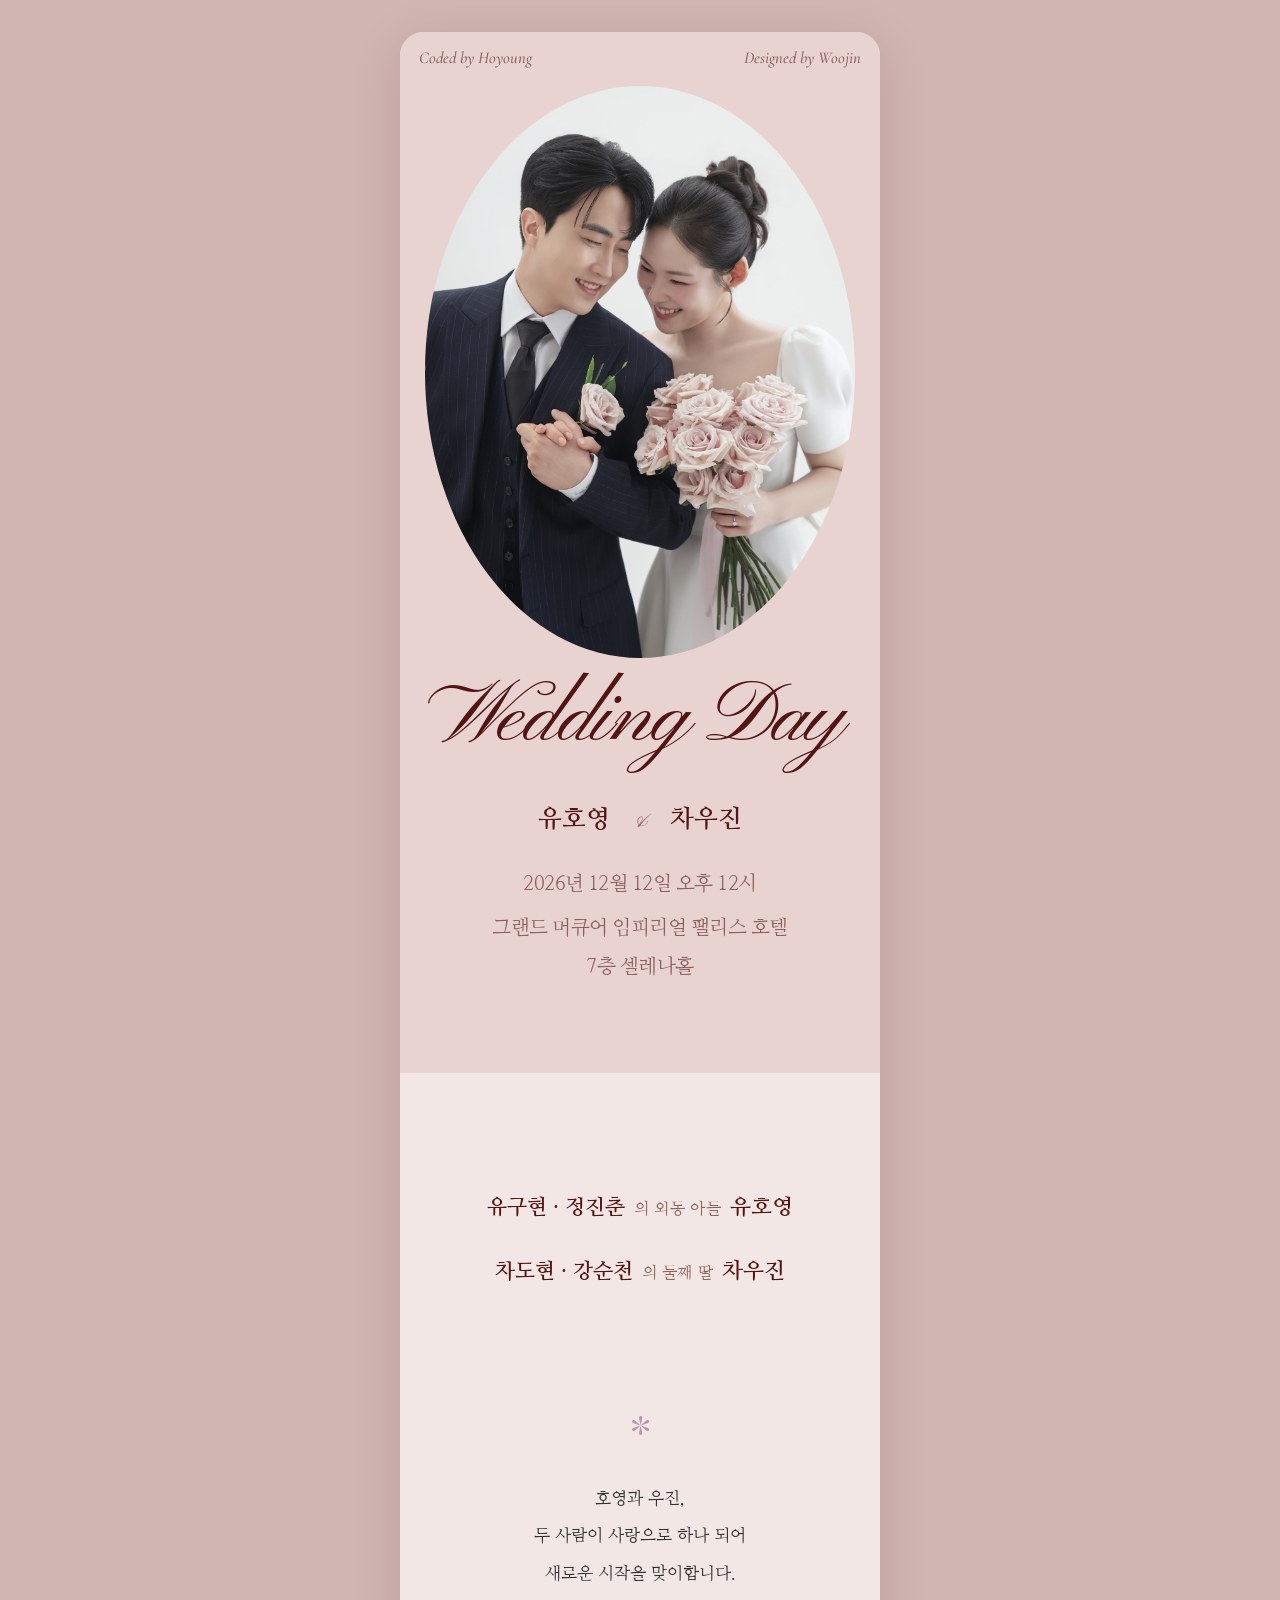
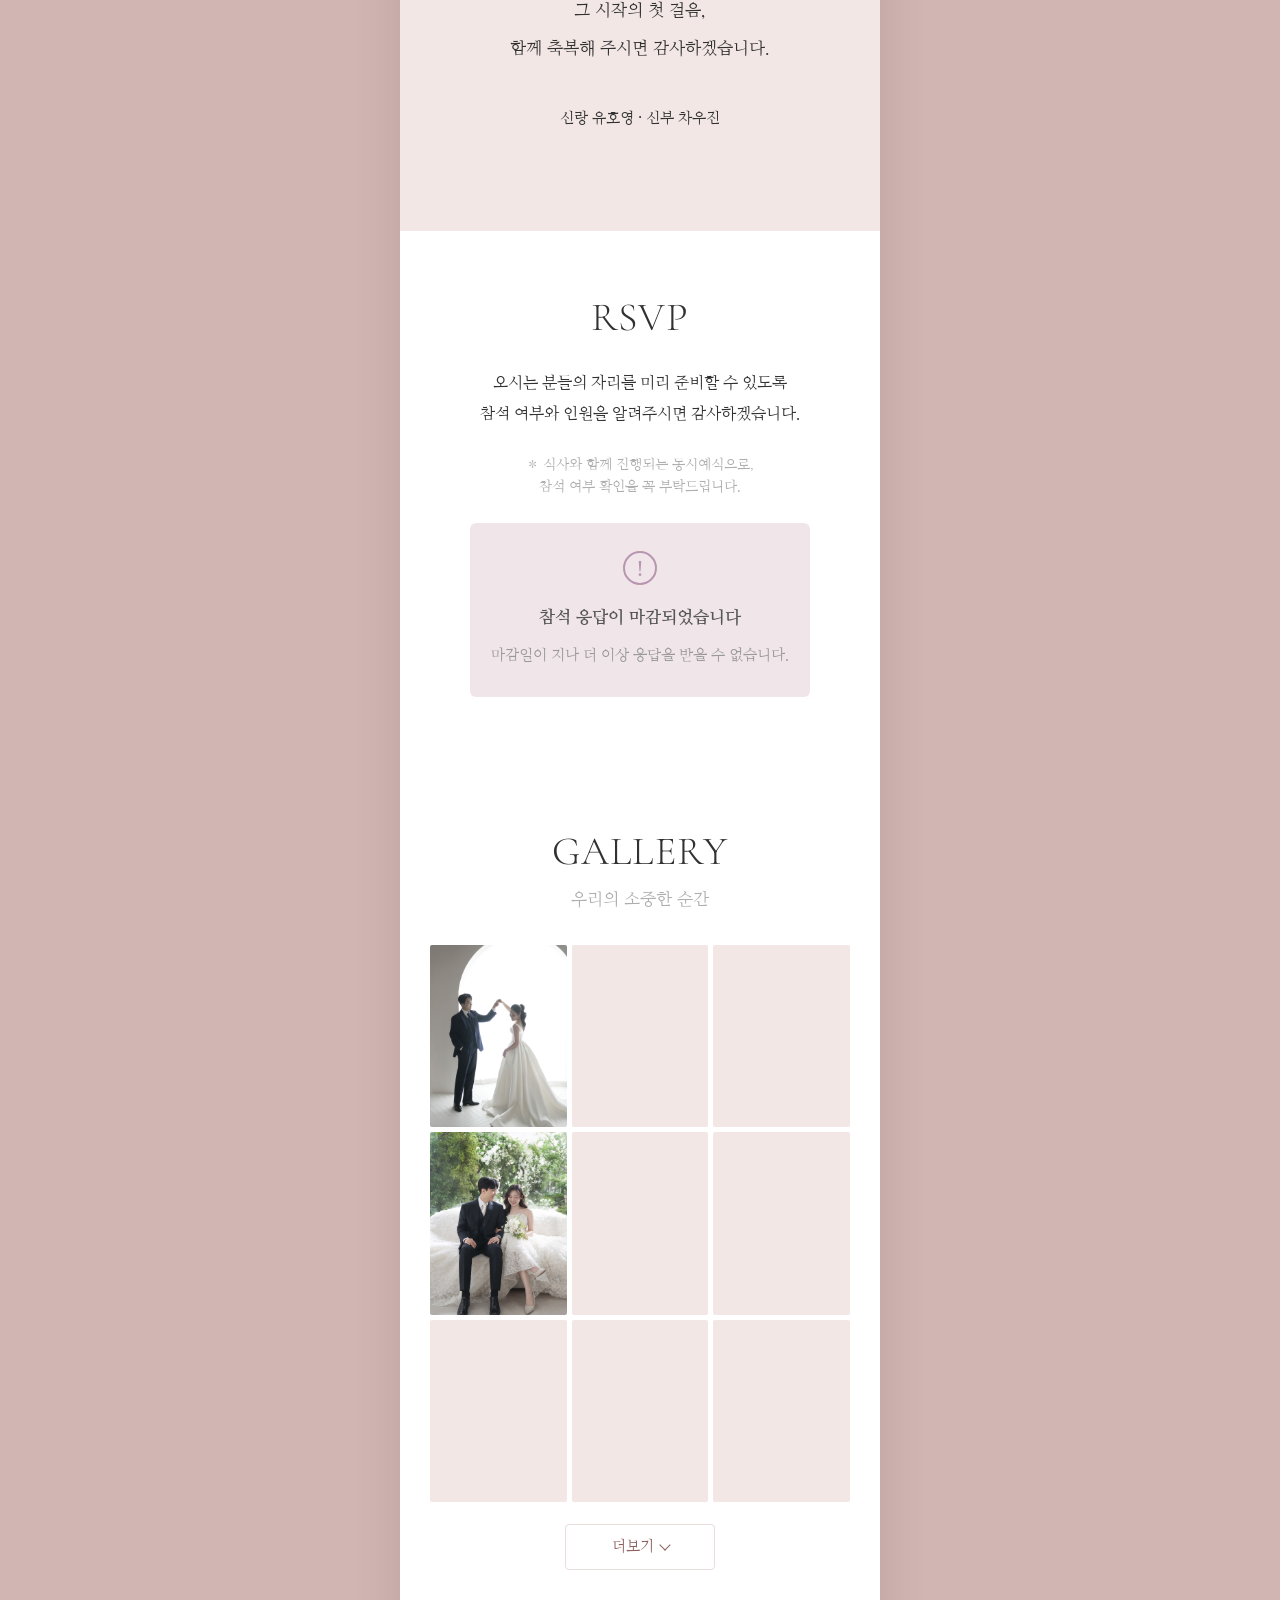
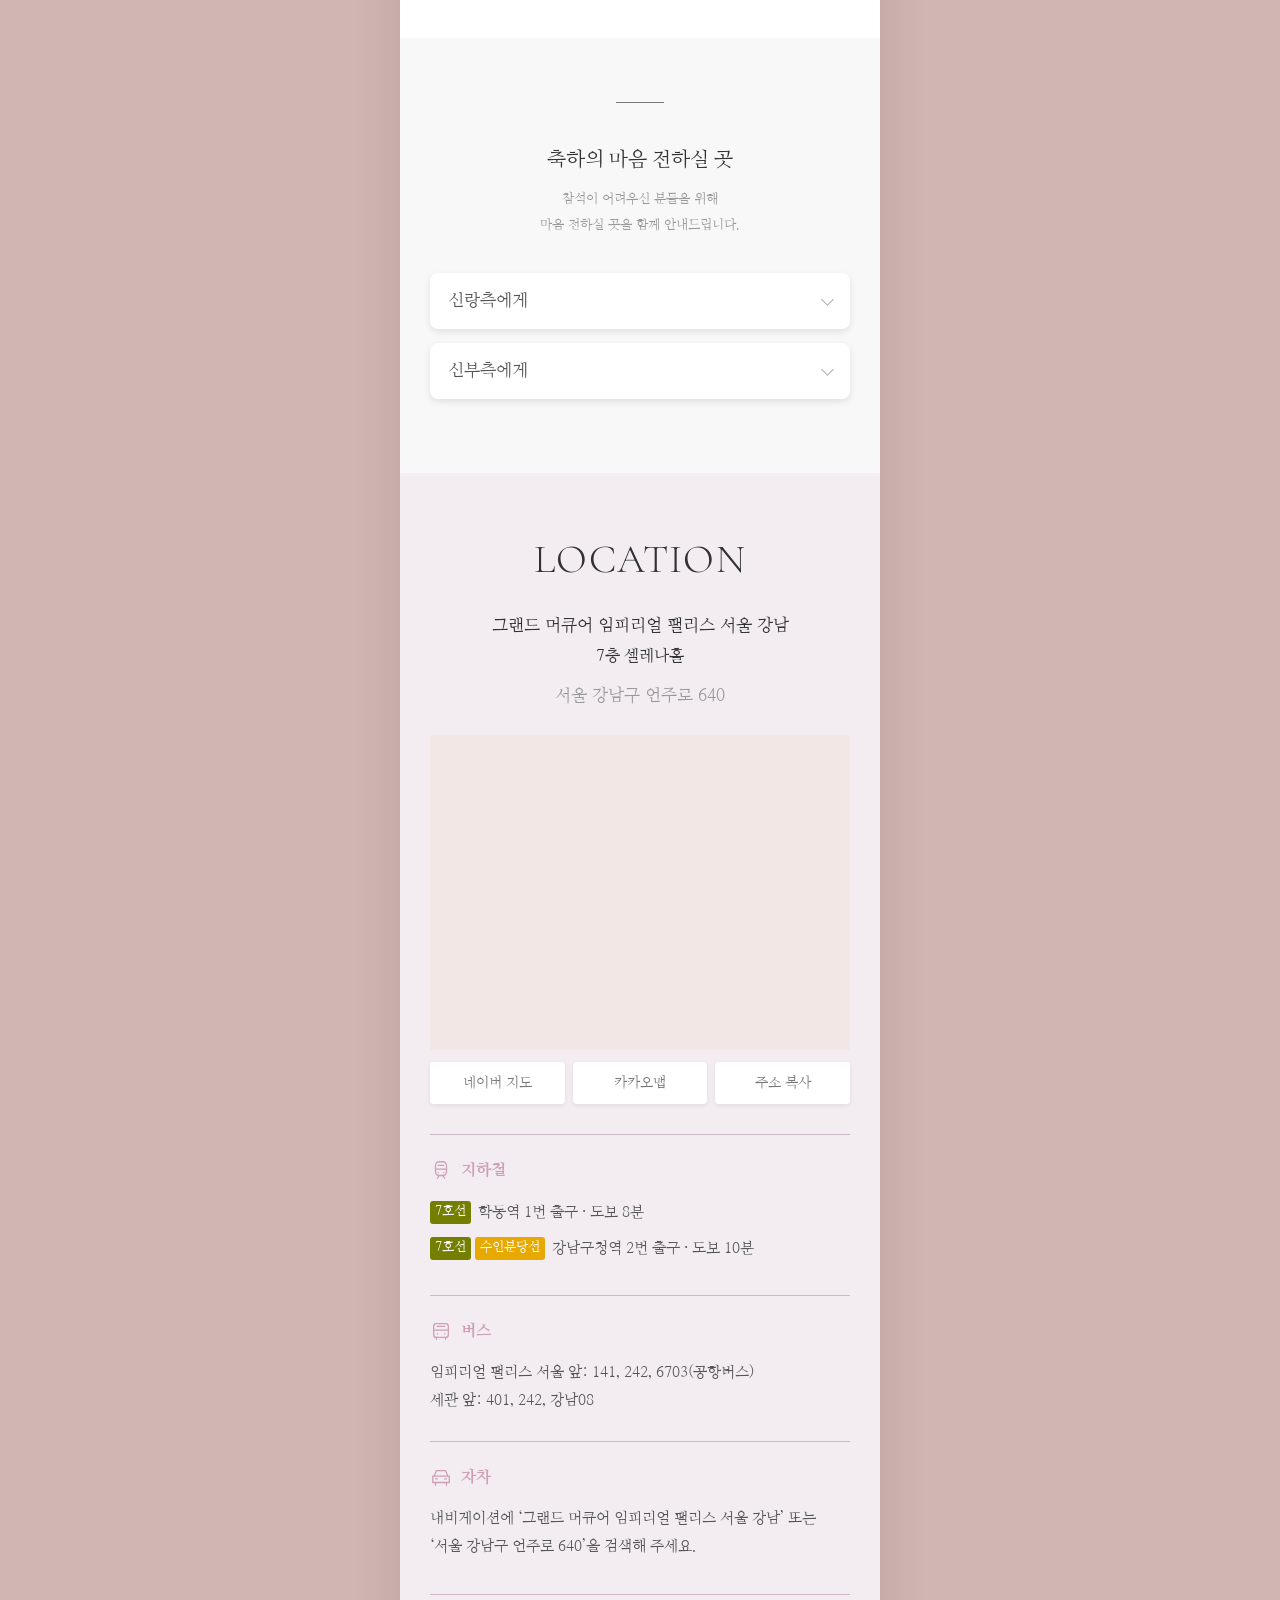
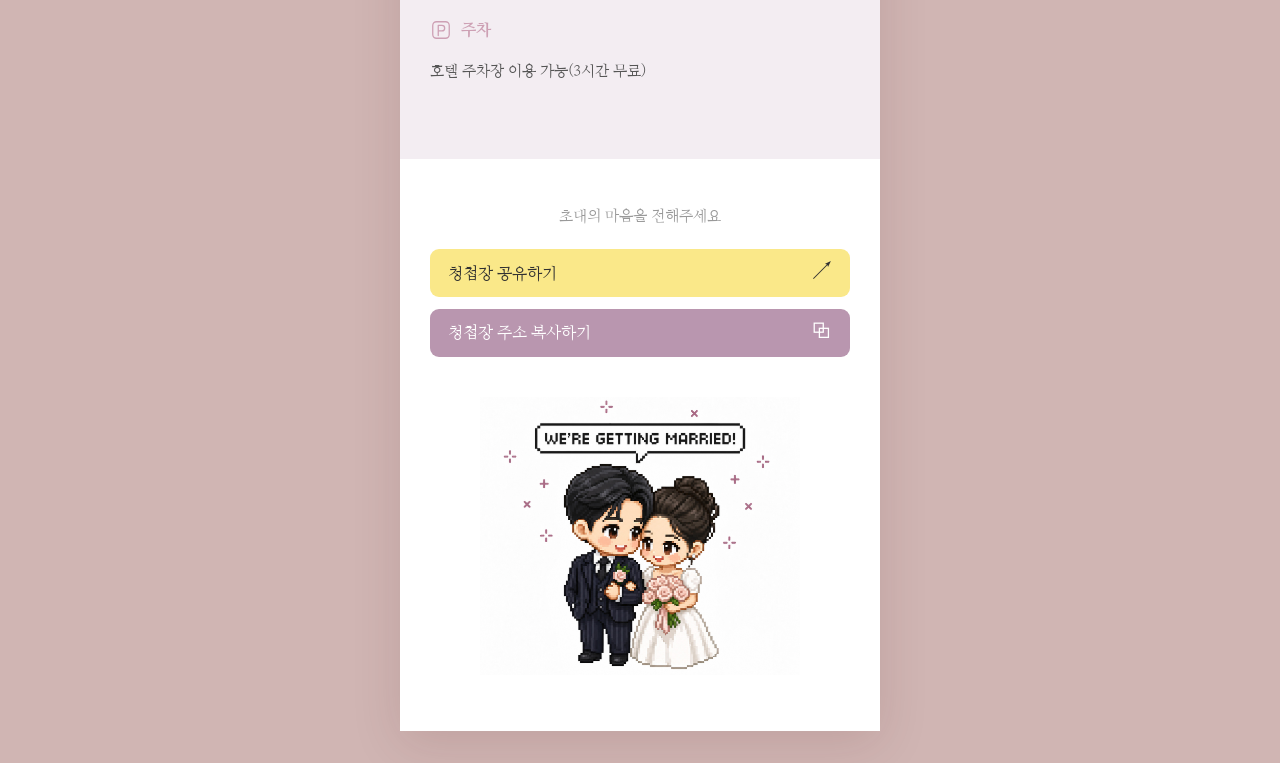
<file: index.html>
<!doctype html><html lang="ko"><head><meta charset="utf-8"><meta name="viewport" content="width=device-width,initial-scale=1"><title>호영과 우진, 결혼합니다</title><meta name="description" content="2026년 12월 12일 토요일 오후 12시">
<link rel="canonical" href="https://hoyoung-woojin.github.io/wedding-invitation/">
<meta property="og:type" content="website"><meta property="og:locale" content="ko_KR"><meta property="og:title" content="유호영 ♥ 차우진 결혼합니다"><meta property="og:description" content="2026년 12월 12일 토요일 오후 12시"><meta property="og:url" content="https://hoyoung-woojin.github.io/wedding-invitation/"><meta property="og:image" content="https://hoyoung-woojin.github.io/wedding-invitation/images/thumbnail_v2.jpg"><meta property="og:image:width" content="1200"><meta property="og:image:height" content="630"><meta property="og:image:alt" content="유호영 ♥ 차우진 결혼합니다"><meta name="twitter:card" content="summary_large_image"><meta name="twitter:title" content="유호영 ♥ 차우진 결혼합니다"><meta name="twitter:description" content="2026년 12월 12일 토요일 오후 12시"><meta name="twitter:image" content="https://hoyoung-woojin.github.io/wedding-invitation/images/thumbnail_v2.jpg">
<style>

@import url('https://fonts.googleapis.com/css2?family=Cormorant:ital,wght@1,500&family=Cormorant+Garamond:wght@300&family=Pinyon+Script&display=swap');

@import url('https://fonts.googleapis.com/css2?family=Nanum+Myeongjo:wght@400;700;800&display=swap');



*{box-sizing:border-box}body{margin:0;background:#d0b5b3;color:#531514;font-family:Georgia,'Noto Serif KR',serif}main{max-width:480px;margin:32px auto;background:#f2e7e5;border-radius:24px 24px 0 0;min-height:90vh;text-align:center;box-shadow:0 12px 50px #53151420}header{padding:70px 24px;background:#e8d3d1;border-radius:inherit}h1{font-size:calc(48px + 2pt);font-weight:400;font-style:italic;margin:12px 0 32px}h2{font-weight:400}p{line-height:1.8}section{padding:38px 24px;background:white}button,input,select,textarea{font:inherit}button{cursor:pointer;min-height:46px;padding:10px 18px;border-radius:9px;border:1px solid #8d615f;background:white;color:#531514}button.primary{background:#8d615f;color:white;border-color:#8d615f}dialog{width:min(440px,calc(100% - 28px));max-height:90dvh;border:0;border-radius:16px;padding:26px;color:#313131;background:#fff;overflow:auto}dialog::backdrop{background:rgba(0,0,0,.5)}dialog h2{text-align:center;margin-top:0;font-size:calc(30px + 2pt)}label{display:block;margin:16px 0 6px;font-size:calc(14px + 2pt)}input,select,textarea{display:block;width:100%;border:1px solid #d9cfcc;border-radius:7px;padding:12px;background:white;color:#313131}fieldset{padding:0;border:0;margin:14px 0}legend{font-size:calc(14px + 2pt);margin-bottom:7px}.options{display:flex;gap:8px}.options label{flex:1;margin:0;display:flex;align-items:center;gap:7px;padding:12px;border:1px solid #d9cfcc;border-radius:7px}.options input{width:auto}small{display:block;line-height:1.6;color:#777}.actions{display:flex;gap:10px;margin-top:22px}.actions button{flex:1}.consent{display:flex;align-items:flex-start;gap:8px;line-height:1.5}.consent input{width:auto;margin-top:4px}#status{line-height:1.6;font-size:calc(14px + 2pt)}button:disabled{opacity:.6;cursor:wait}[hidden]{display:none!important}@media(max-width:500px){main{margin:0;border-radius:0}header{padding-top:54px}}







body{font-family:'Nanum Myeongjo',serif}header h1{font-family:'Pinyon Script',cursive;font-style:normal;color:#521514;font-size:calc(64px + 2pt)}header h2{font-weight:700;font-size:calc(22px + 2pt)}header p{color:#8d615f;font-size:calc(14px + 2pt)}.credits{display:flex;justify-content:space-between;font-family:'Cormorant',serif;font-style:italic;font-size:calc(16px + 2pt);color:#8d615f;margin-bottom:35px}section h2{font-family:'Cormorant Garamond',serif;font-size:calc(38px + 2pt);font-weight:300;color:#313131}section p{font-size:calc(14px + 2pt);color:#313131}section small{color:#aeaeae}dialog{background:#f8f8f8;border-radius:5px;padding:30px 22px 22px;width:min(400px,calc(100% - 32px));max-height:88dvh}dialog h2{font-size:calc(19px + 2pt);margin:2px 0 14px}dialog>.intro{text-align:center;color:#b996af;font-size:calc(12px + 2pt);margin-bottom:24px}label,legend{color:#777;font-size:calc(12px + 2pt)}input,textarea{border:1px solid #eee;border-radius:5px;box-shadow:0 2px 5px #00000012;font-size:calc(14px + 2pt)}.options label{position:relative;justify-content:center;background:white;border-color:#eee;box-shadow:0 2px 5px #00000018;color:#999;font-size:calc(13px + 2pt)}.options label:has(input:checked){background:#b996af;border-color:#b996af;color:white}.options input{position:absolute;width:1px;height:1px;opacity:0}.options label:focus-within{outline:2px solid #8d615f;outline-offset:2px}button.primary{background:#b996af;border-color:#b996af}button{border-radius:5px}button:focus-visible{outline:2px solid #531514;outline-offset:3px}.counter{display:flex;align-items:center;justify-content:space-between;background:white;padding:10px 12px;border:1px solid #eee;border-radius:5px}.counter span{font-size:calc(13px + 2pt)}.counter-controls{display:flex;align-items:center;gap:15px}.counter button{padding:0;width:44px;min-height:44px;font-size:calc(22px + 2pt);color:#8d615f;border-color:#d0b5b3}.counter output{min-width:25px;text-align:center;font-size:calc(17px + 2pt)}.counter button:disabled{opacity:.35;cursor:default}#total{font-size:calc(12px + 2pt);color:#8d615f;margin:8px 0 14px}.privacy{margin-top:14px;font-size:calc(10px + 2pt)}.consent{font-size:calc(11px + 2pt)}.actions{margin-top:16px}.actions button{font-size:calc(13px + 2pt)}.actions #close{flex:0 0 80px;border-color:#ddd;color:#777}#status:empty{display:none}@media(max-width:500px){dialog{padding:26px 18px 18px}header h1{font-size:calc(58px + 2pt)}}



#welcome{width:min(360px,calc(100% - 40px));padding:38px 22px 16px;text-align:center;background:#fafafa;box-shadow:0 10px 35px #00000020}#welcome h2{color:#b996af;font-size:calc(21px + 2pt);margin:4px 0 16px}.welcome-note{color:#999;font-size:calc(13px + 2pt);line-height:1.8;margin:0 0 26px}.wedding-card{background:#e7dce8;padding:20px 18px 24px;border-radius:5px;color:#827b82;font-size:calc(14px + 2pt);line-height:1.9}.wedding-card .couple{font-size:calc(14px + 2pt);color:#555;margin:2px 0 18px}.couple span{padding:0 8px}.wedding-card hr{border:0;border-top:1px solid #d9ccdc;margin:0 0 18px}.wedding-card p{margin:16px 0}.wedding-card .primary{display:block;width:100%;margin-top:22px;font-size:calc(14px + 2pt)}#welcome-close{border:0;background:transparent;color:#999;margin:14px auto 0;min-width:90px;font-size:calc(14px + 2pt)}



.consent{display:grid;grid-template-columns:16px minmax(0,1fr);align-items:center;column-gap:8px;line-height:1.6;min-height:28px}.consent input[type="checkbox"]{display:block;width:16px;height:16px;min-width:16px;margin:0;padding:0;box-shadow:none;border-radius:0;accent-color:#b996af}.consent span{display:block;margin:0;padding:0}



/* iPhone: keep editable controls at 16px to avoid focus zoom. */

#form input:not([type="checkbox"]):not([type="radio"]):not([type="hidden"]),#form textarea,#form select{font-size:calc(16px + 2pt)}

.privacy{display:block;width:100%;margin:18px 0 0;padding:0;font-size:calc(10px - 1pt + 2pt);color:#aaa;line-height:1.8;text-align:justify;overflow-wrap:anywhere}

@keyframes popup-fade-in{from{opacity:0;transform:translateY(8px)}to{opacity:1;transform:translateY(0)}}

@keyframes backdrop-fade-in{from{background-color:rgba(0,0,0,0)}to{background-color:rgba(0,0,0,.5)}}

dialog[open]{animation:popup-fade-in .4s ease-out both}dialog[open]::backdrop{animation:backdrop-fade-in .4s ease-out both}

@media(prefers-reduced-motion:reduce){dialog[open],dialog[open]::backdrop{animation:none}}



#phone::placeholder{font-size:calc(13px + 2pt);opacity:1;color:#999}

.privacy{padding:0 5px;letter-spacing:-.3px;word-break:keep-all;overflow-wrap:normal;text-align:justify}


/* 본문 1차: RSVP 모달 스타일은 기존 최종본 유지 */
.cover{padding:22px 26px 56px;background:#e8d3d1}.cover .credits{font-size:calc(17px + 2pt);margin:0 0 22px;gap:12px}.cover-photo{width:100%;max-width:320px;aspect-ratio:3/4;margin:0 auto;overflow:hidden;border-radius:50%;background:#f3e9e7;position:relative}.cover-photo img{display:block;width:100%;height:100%;object-fit:cover;object-position:center}.photo-placeholder{height:100%;display:flex;flex-direction:column;align-items:center;justify-content:center;gap:18px;color:#b18f8c;font-size:calc(12px + 2pt);letter-spacing:.03em;background:radial-gradient(ellipse at 40% 30%,#fff8f4,#eddbd7)}.photo-initials{font-family:'Cormorant',serif;font-style:italic;font-size:calc(52px + 2pt);font-weight:500;letter-spacing:0}.cover h1{position:relative;font-family:'Pinyon Script',cursive;font-size:calc(clamp(48px,13vw,66px) + 2pt);font-weight:400;line-height:1.15;margin:-12px 0 24px;color:#521514}.cover h2{font-size:calc(19px + 2pt);font-weight:700;margin:0 0 18px}.name-divider{font-family:'Cormorant',serif;font-style:italic;font-weight:500;font-size:calc(18px + 2pt);margin:0 9px}.cover p{font-size:calc(12px + 2pt);line-height:1.9;color:#8d615f}.cover-date{margin:0 0 7px}.cover-venue{margin:0}.family{background:#f2e7e5;padding:46px 16px 24px}.family p{display:flex;align-items:baseline;justify-content:center;gap:6px;flex-wrap:wrap;font-size:calc(12px + 2pt);line-height:1.9;color:#531514;margin:9px 0}.family .relationship{font-size:calc(10px + 2pt);color:#8d615f}.family strong{font-size:calc(13px + 2pt);font-weight:700}.invitation{background:#f2e7e5;padding:32px 18px 60px}.invitation-star{display:block;color:#b996af;font-size:calc(29px + 2pt);margin-bottom:23px}.invitation p{font-size:calc(14px + 2pt);line-height:2.1;color:#313131;margin:0}.invitation .signature{font-size:calc(12px + 2pt);margin-top:25px}.rsvp-section{padding:48px 20px 52px}.rsvp-section h2{margin:0 0 22px}.rsvp-section p{font-size:calc(13px + 2pt);line-height:1.9}.rsvp-section small{font-size:calc(11px + 2pt)}.rsvp-section button{width:min(100%,300px);margin-top:12px;font-size:calc(13px + 2pt)}
@media(max-width:500px){.cover{padding:20px 24px 48px}.cover .credits{font-size:calc(15px + 2pt)}.cover-photo{max-width:300px}.cover h1{font-size:calc(clamp(44px,13vw,62px) + 2pt)}.cover h2{font-size:calc(18px + 2pt)}}

.gallery-section{background:#fff;padding:48px 20px 52px}.gallery-section h2{margin:0 0 12px}.gallery-caption{font-size:calc(11px!important + 2pt);color:#aeaeae!important;margin:0 0 25px}.gallery-grid{display:grid;grid-template-columns:repeat(3,minmax(0,1fr));gap:6px}.gallery-thumb{border:0;border-radius:2px;padding:0;min-height:0;aspect-ratio:3/4;overflow:hidden;display:block;width:100%;background:#f2e7e5}.gallery-thumb img{display:block;width:100%;height:100%;object-fit:cover}.gallery-placeholder{width:100%;height:100%;display:flex;flex-direction:column;align-items:center;justify-content:center;gap:9px;background:linear-gradient(145deg,#f6edeb,#e8d3d1);color:#9f7f7c;font-size:calc(9px + 2pt)}.gallery-placeholder span{font-family:'Cormorant Garamond',serif;font-size:calc(27px + 2pt);font-weight:300}.gallery-thumb:nth-child(3n+2) .gallery-placeholder{background:linear-gradient(145deg,#eee7ed,#e1d2df)}#gallery-more{display:block;border:1px solid #e9dedc;border-radius:4px;margin:22px auto 0;padding:10px 22px;color:#8d615f;font-size:calc(12px + 2pt);width:150px}.gallery-reveal{animation:gallery-reveal .4s ease both}@keyframes gallery-reveal{from{opacity:0;transform:translateY(8px)}to{opacity:1;transform:translateY(0)}}#photo-modal{width:100vw;max-width:none;height:100dvh;max-height:none;margin:0;border-radius:0;padding:0;background:#171417;color:#fff;overflow:hidden}#photo-modal::backdrop{background:#171417}.photo-toolbar{position:absolute;top:0;left:0;right:0;z-index:2;display:flex;align-items:center;justify-content:space-between;padding:calc(10px + env(safe-area-inset-top)) 18px 10px;background:linear-gradient(#0008,transparent);font-size:calc(13px + 2pt)}.photo-toolbar button,.photo-navigation button{border:0;background:#ffffff15;color:white;min-height:44px;border-radius:4px}.photo-toolbar button{font-size:calc(13px + 2pt)}#photo-stage{width:100%;height:100%;display:flex;align-items:center;justify-content:center;padding:75px 18px 85px;touch-action:pan-y;user-select:none}#photo-stage img{display:block;max-width:100%;max-height:100%;object-fit:contain}#photo-stage .gallery-placeholder{width:min(100%,440px);height:auto;aspect-ratio:3/4;max-height:100%;border-radius:3px;font-size:calc(13px + 2pt)}#photo-stage .gallery-placeholder span{font-size:calc(60px + 2pt)}.photo-navigation{position:absolute;bottom:calc(20px + env(safe-area-inset-bottom));left:0;right:0;display:flex;justify-content:center;gap:26px}.photo-navigation button{width:54px;font-size:calc(30px + 2pt);padding:0}
@media(prefers-reduced-motion:reduce){.gallery-reveal{animation:none}}

.account-section{padding:48px 24px 50px;background:#f2e7e5;color:#531514}.account-section #account-heading{font-family:'Nanum Myeongjo',serif;font-size:calc(20px + 2pt);color:#531514;font-weight:400;margin:0 0 18px}.account-intro{font-size:calc(12px!important + 2pt);color:#8d615f!important;margin:0 0 28px}.account-group{border:1px solid #dfcecb;border-radius:5px;background:#fbf7f6;margin:10px 0;text-align:left;overflow:hidden}.account-group summary{display:flex;align-items:center;justify-content:space-between;cursor:pointer;list-style:none;padding:16px 18px;min-height:50px;font-size:calc(13px + 2pt);color:#531514}.account-group summary::-webkit-details-marker{display:none}.account-group summary::after{content:'+';font-size:calc(19px + 2pt);color:#8d615f}.account-group[open] summary::after{content:'−'}.account-group summary:focus-visible{outline:2px solid #8d615f;outline-offset:-3px}.account-list{padding:0 16px}.account-row{display:grid;grid-template-columns:minmax(0,1fr) auto;gap:12px;align-items:center;padding:15px 0;border-top:1px solid #eadeda}.account-person{display:block;color:#531514;font-size:calc(12px + 2pt);margin-bottom:7px}.account-number{display:block;color:#8d615f;font-size:calc(12px + 2pt);line-height:1.6;overflow-wrap:anywhere}.account-copy{padding:7px 12px;min-height:44px;border:1px solid #d8c4c1;color:#8d615f;background:transparent;font-size:calc(11px + 2pt)}.account-pending{font-size:calc(11px + 2pt);color:#aaa}.account-status{font-size:calc(12px!important + 2pt);color:#8d615f!important;line-height:1.7;margin:14px 0 0}.account-status:empty{display:none}#account-manual{text-align:left;margin-top:12px}#account-manual label{font-size:calc(11px + 2pt);color:#8d615f}#account-copy-text{font-size:calc(16px + 2pt);user-select:text}

.location-section{background:#fff;padding:48px 24px 52px}.location-section h2{margin:0 0 24px}.location-venue{font-size:calc(14px!important + 2pt);line-height:1.9;color:#313131!important;margin:0 0 10px}.location-venue span{font-size:calc(13px + 2pt)}.location-address{font-size:calc(12px!important + 2pt);color:#999!important;margin:0 0 24px}.location-map{width:100%;aspect-ratio:4/3;background:#f2e7e5;border-radius:4px;overflow:hidden}.location-map iframe{border:0;width:100%;height:100%;display:block}.map-buttons{display:grid;grid-template-columns:repeat(3,minmax(0,1fr));gap:6px;margin-top:12px}.map-buttons a,.map-buttons button{display:flex;align-items:center;justify-content:center;min-height:44px;padding:8px 3px;border:1px solid #e5d8d5;border-radius:4px;background:#fff;color:#8d615f;text-decoration:none;font-family:inherit;font-size:calc(11px + 2pt)}.map-buttons a:focus-visible,.hotel-phone:focus-visible{outline:2px solid #8d615f;outline-offset:3px}#location-status{font-size:calc(11px!important + 2pt);color:#8d615f!important;margin:12px 0 0}#location-status:empty{display:none}#address-manual{text-align:left;margin-top:10px}#address-copy-text{font-size:calc(16px + 2pt);user-select:text}.transport-info{text-align:left;margin-top:24px}.transport-block{padding:21px 0;border-bottom:1px solid #eee5e3}.transport-block h3{font-size:calc(13px + 2pt);font-weight:700;color:#531514;margin:0 0 11px}.transport-block p{font-size:calc(12px + 2pt);line-height:1.9;color:#777;margin:7px 0;word-break:keep-all}.line-badge{display:inline-block;border-radius:3px;padding:0 5px;margin:0 2px 3px 0;color:white;font-size:calc(10px + 2pt);line-height:1.8}.line-seven{background:#747f00}.line-bundang{background:#e7a900}.hotel-phone{display:inline-block;margin-top:22px;font-size:calc(11px + 2pt);text-decoration:none;color:#999;min-height:44px;padding:12px}

.share-section{background:#f2e7e5;padding:36px 24px 50px}.share-section #share-heading{font-family:'Nanum Myeongjo',serif;color:#8d615f;font-size:calc(14px + 2pt);font-weight:400;margin:0 0 23px}.share-buttons{display:grid;gap:10px;max-width:300px;margin:auto}.share-buttons button{font-size:calc(13px + 2pt);min-height:46px}.share-buttons #copy-invitation{color:#8d615f;border-color:#d8c4c1;background:transparent}#share-status{font-size:calc(11px!important + 2pt);color:#8d615f!important;line-height:1.7;margin:16px 0 0}#share-status:empty{display:none}#share-manual{text-align:left;margin-top:12px}#share-copy-text{font-size:calc(16px + 2pt);user-select:text}
</style><link rel="stylesheet" href="design.css"></head><body><main>
<header class="cover" aria-label="결혼식 안내">
  <div class="credits"><span>Coded by Hoyoung</span><span>Designed by Woojin</span></div>
  <div class="cover-photo" id="cover-photo">
    <img class="cover-portrait" src="images/cover-photo.jpg" alt="꽃다발을 들고 함께 웃는 호영과 우진" fetchpriority="high">
  </div>
  <h1>Wedding Day</h1>
  <h2>유호영 <span class="name-divider">&amp;</span> 차우진</h2>
  <p class="cover-date">2026년 12월 12일 오후 12시</p>
  <p class="cover-venue">그랜드 머큐어 임피리얼 팰리스 호텔<br>7층 셀레나홀</p>
</header>
<section class="family" aria-label="양가 혼주 정보">
  <p><span class="parents"><b style="font-weight:700">유구현</b> · <b style="font-weight:700">정진춘</b></span><span class="relationship">의 외동 아들</span><strong>유호영</strong></p>
  <p><span class="parents"><b style="font-weight:700">차도현</b> · <b style="font-weight:700">강순천</b></span><span class="relationship">의 둘째 딸</span><strong>차우진</strong></p>
</section>
<section class="invitation" aria-label="모시는 글">
  <span class="invitation-star" aria-hidden="true">✽</span>
  <p>호영과 우진,<br>두 사람이 사랑으로 하나 되어<br>새로운 시작을 맞이합니다.<br>그 시작의 첫 걸음,<br>함께 축복해 주시면 감사하겠습니다.</p>
  <p class="signature">신랑 유호영 · 신부 차우진</p>
</section>
<section class="rsvp-section" aria-labelledby="rsvp-heading"><h2 id="rsvp-heading">RSVP</h2><p>오시는 분들의 자리를 미리 준비할 수 있도록<br>참석 여부와 인원을 알려주시면 감사하겠습니다.</p><small>✽ 식사와 함께 진행되는 동시예식으로,<br>참석 여부 확인을 꼭 부탁드립니다.</small><p><button class="primary" id="open">참석 여부 전달하기</button></p></section>
<section class="gallery-section" aria-labelledby="gallery-heading"><h2 id="gallery-heading">Gallery</h2><p class="gallery-caption">우리의 소중한 순간</p><div class="gallery-grid" id="gallery-grid"></div><button type="button" id="gallery-more" aria-expanded="false" aria-controls="gallery-grid">더보기 <span class="gallery-chevron" aria-hidden="true"></span></button></section>
<section class="account-section" aria-labelledby="account-heading"><h2 id="account-heading">축하의 마음 전하실 곳</h2><p class="account-intro">참석이 어려우신 분들을 위해<br>마음 전하실 곳을 함께 안내드립니다.</p><div id="account-groups"></div><p id="account-status" class="account-status" role="status" aria-live="polite"></p><div id="account-manual" hidden><label for="account-copy-text">아래 계좌번호를 길게 눌러 복사해 주세요.</label><input id="account-copy-text" type="text" readonly aria-label="직접 복사할 계좌번호"></div></section>
<section class="location-section" aria-labelledby="location-heading"><h2 id="location-heading">Location</h2><p class="location-venue">그랜드 머큐어 임피리얼 팰리스 서울 강남<br><span>7층 셀레나홀</span></p><p class="location-address">서울 강남구 언주로 640</p><div class="location-map"><iframe title="예식장 위치 지도" src="https://maps.google.com/maps?q=%EA%B7%B8%EB%9E%9C%EB%93%9C%20%EB%A8%B8%ED%81%90%EC%96%B4%20%EC%9E%84%ED%94%BC%EB%A6%AC%EC%96%BC%20%ED%8C%B0%EB%A6%AC%EC%8A%A4%20%EC%84%9C%EC%9A%B8%20%EA%B0%95%EB%82%A8%20%EC%84%9C%EC%9A%B8%20%EA%B0%95%EB%82%A8%EA%B5%AC%20%EC%96%B8%EC%A3%BC%EB%A1%9C%20640&amp;output=embed&amp;hl=ko" loading="lazy" referrerpolicy="no-referrer-when-downgrade" allowfullscreen></iframe></div><div class="map-buttons"><a href="https://map.naver.com/p/search/%EA%B7%B8%EB%9E%9C%EB%93%9C%20%EB%A8%B8%ED%81%90%EC%96%B4%20%EC%9E%84%ED%94%BC%EB%A6%AC%EC%96%BC%20%ED%8C%B0%EB%A6%AC%EC%8A%A4%20%EC%84%9C%EC%9A%B8%20%EA%B0%95%EB%82%A8%20%EC%84%9C%EC%9A%B8%20%EA%B0%95%EB%82%A8%EA%B5%AC%20%EC%96%B8%EC%A3%BC%EB%A1%9C%20640" target="_blank" rel="noopener noreferrer">네이버 지도</a><a href="https://map.kakao.com/?q=%EA%B7%B8%EB%9E%9C%EB%93%9C%20%EB%A8%B8%ED%81%90%EC%96%B4%20%EC%9E%84%ED%94%BC%EB%A6%AC%EC%96%BC%20%ED%8C%B0%EB%A6%AC%EC%8A%A4%20%EC%84%9C%EC%9A%B8%20%EA%B0%95%EB%82%A8%20%EC%84%9C%EC%9A%B8%20%EA%B0%95%EB%82%A8%EA%B5%AC%20%EC%96%B8%EC%A3%BC%EB%A1%9C%20640" target="_blank" rel="noopener noreferrer">카카오맵</a><button type="button" id="copy-address">주소 복사</button></div><p id="location-status" role="status" aria-live="polite"></p><div id="address-manual" hidden><label for="address-copy-text">아래 주소를 길게 눌러 복사해 주세요.</label><input id="address-copy-text" readonly value="서울 강남구 언주로 640" aria-label="직접 복사할 예식장 주소"></div><div class="transport-info"><div class="transport-block"><h3><svg class="transport-icon" viewBox="0 0 24 24" fill="none" stroke="currentColor" stroke-width="1.4" stroke-linecap="round" stroke-linejoin="round" aria-hidden="true"><rect x="6" y="3" width="12" height="15" rx="4"/><path d="M6 11h12M9 7h6M8 21l2-3m6 3-2-3"/><path d="M9 15h.01M15 15h.01"/></svg><span>지하철</span></h3><p class="subway-row"><span class="subway-lines"><span class="line-badge line-seven">7호선</span></span><span class="subway-description">학동역 1번 출구 · 도보 8분</span></p><p class="subway-row"><span class="subway-lines"><span class="line-badge line-seven">7호선</span><span class="line-badge line-bundang">수인분당선</span></span><span class="subway-description">강남구청역 2번 출구 · 도보 10분</span></p></div><div class="transport-block"><h3><svg class="transport-icon" viewBox="0 0 24 24" fill="none" stroke="currentColor" stroke-width="1.4" stroke-linecap="round" stroke-linejoin="round" aria-hidden="true"><rect x="4" y="4" width="16" height="15" rx="3"/><path d="M4 11h16M8 7h8M7 19v2m10-2v2M8 15h.01M16 15h.01"/></svg><span>버스</span></h3><p>임피리얼 팰리스 서울 앞: 141, 242, 6703(공항버스)</p><p>세관 앞: 401, 242, 강남08</p></div><div class="transport-block"><h3><svg class="transport-icon" viewBox="0 0 24 24" fill="none" stroke="currentColor" stroke-width="1.4" stroke-linecap="round" stroke-linejoin="round" aria-hidden="true"><path d="m5 10 2-5h10l2 5M3 11h18v7H3zM6 18v3m12-3v3M6 14h2m8 0h2"/></svg><span>자차</span></h3><p>내비게이션에 ‘그랜드 머큐어 임피리얼 팰리스 서울 강남’ 또는 ‘서울 강남구 언주로 640’을 검색해 주세요.</p></div><div class="transport-block"><h3><svg class="transport-icon" viewBox="0 0 24 24" fill="none" stroke="currentColor" stroke-width="1.4" stroke-linecap="round" stroke-linejoin="round" aria-hidden="true"><rect x="3" y="3" width="18" height="18" rx="4"/><path d="M9 18V7h4a3 3 0 0 1 0 6H9"/></svg><span>주차</span></h3><p>호텔 주차장 이용 가능(3시간 무료)</p></div></div></section><section class="share-section" aria-labelledby="share-heading"><h2 id="share-heading">초대의 마음을 전해주세요</h2><div class="share-buttons"><button type="button" class="primary" id="share-invitation"><span class="share-button-label">청첩장 공유하기</span></button><button type="button" id="copy-invitation"><span class="share-button-label">청첩장 주소 복사하기</span></button></div><p id="share-status" role="status" aria-live="polite"></p><div id="share-manual" hidden><label for="share-copy-text">아래 주소를 길게 눌러 복사해 주세요.</label><input id="share-copy-text" type="text" readonly aria-label="청첩장 주소"></div></section><section class="ending-section" aria-label="결혼 소식"><img src="images/wedding-ending.jpg" alt="WE’RE GETTING MARRIED! 꽃다발을 든 신랑 신부의 픽셀 그림" loading="lazy" draggable="false" width="1254" height="1254"></section></main>

<dialog id="photo-modal" aria-label="갤러리 사진 확대"><div class="photo-toolbar"><span id="photo-position" aria-live="polite"></span><button type="button" id="photo-close" aria-label="사진 확대 닫기">닫기</button></div><div id="photo-stage"></div><div class="photo-navigation"><button type="button" id="photo-prev" aria-label="이전 사진">‹</button><button type="button" id="photo-next" aria-label="다음 사진">›</button></div></dialog>
<dialog id="welcome" aria-labelledby="welcome-title"><h2 id="welcome-title">참석 의사 체크</h2><p class="welcome-note">* 식사와 함께 진행되는 동시예식으로,<br>참석 여부 확인을 꼭 부탁드립니다.</p><div class="wedding-card"><p class="couple">신랑 유호영 <span aria-hidden="true">♥</span> 신부 차우진</p><hr><p>2026년 12월 12일<br>토요일 오후 12시</p><p>그랜드 머큐어 임피리얼 팰리스 호텔<br>7층 셀레나홀</p><button type="button" class="primary" id="welcome-next">참석 의사 체크하기</button></div><button type="button" id="welcome-close">닫기</button></dialog>

<dialog id="modal" aria-labelledby="title"><h2 id="title">참석 의사 체크하기</h2><small class="intro">한 분 한 분을 소중히 모실 수 있도록<br>참석 여부와 인원을 알려주시면 감사하겠습니다.</small><form id="form">

<fieldset><legend>어느 분의 하객이신가요? *</legend><div class="options"><label><input type="radio" name="side" value="신랑측" required>신랑</label><label><input type="radio" name="side" value="신부측" required>신부</label></div></fieldset>

<fieldset><legend>참석하실 수 있나요? *</legend><div class="options"><label><input type="radio" name="attendance" value="참석" required>참석할게요</label><label><input type="radio" name="attendance" value="불참" required>참석이 어려워요</label></div></fieldset>

<label for="name">성함 *</label><input id="name" name="name" required maxlength="40" autocomplete="name">

<div id="companions" hidden><label id="count-label">참석 인원을 알려주세요.</label><div class="counter" role="group" aria-labelledby="count-label"><span>참석 인원 (본인 포함)</span><div class="counter-controls"><button type="button" id="minus" aria-label="참석 인원 한 명 줄이기">−</button><output id="count-display" aria-live="polite">1</output><button type="button" id="plus" aria-label="참석 인원 한 명 늘리기">+</button></div></div><input id="count" name="companion_count" type="hidden" value="0"></div><p id="total" aria-live="polite">참석 여부를 선택해 주세요.</p>

<label for="phone">동명이인 구분을 위해 휴대폰 번호 뒤 4자리를 알려주세요. *</label><input id="phone" name="phone_last4" required inputmode="numeric" pattern="[0-9]{4}" minlength="4" maxlength="4" placeholder="휴대폰 번호 뒤 4자리" autocomplete="off">

<label for="message">전달사항 (선택)</label><textarea id="message" name="message" maxlength="500" rows="2"></textarea>

<small class="privacy">수집 목적: 참석자 식별. 항목: 참석 여부, 성함, 연락처 뒤 4자리, 동행인원, 전달사항. 보유기간: 예식 종료 후 30일까지. 동의하지 않으면 온라인 제출이 어렵습니다.</small>

<label class="consent"><input type="checkbox" id="consent" required checked><span>개인정보 수집·이용에 동의합니다. *</span></label>

<p id="status" role="status" aria-live="polite"></p><div class="actions"><button id="close" type="button">닫기</button><button id="submit" class="primary" type="submit">체크 완료하기</button></div></form></dialog>

<dialog id="share-help" aria-labelledby="share-help-title"><h2 id="share-help-title">청첩장 공유하기</h2><p id="share-help-message"></p><div class="share-help-actions"><a id="share-open-browser" target="_blank" rel="noopener noreferrer">새 창에서 열기</a><button type="button" id="share-help-copy">청첩장 링크 복사</button><button type="button" id="share-help-close">닫기</button></div></dialog>
<script src="image-protection.js"></script>
<script src="share.js"></script>
<script src="location.js"></script>
<script src="accounts.js"></script>
<script src="gallery.js"></script>
<script src="config.js"></script>
<script src="rsvp-connection.js"></script>
<script src="rsvp-deadline.js"></script>
<script>

const modal=document.querySelector('#modal'), form=document.querySelector('#form'), statusEl=document.querySelector('#status'), submit=document.querySelector('#submit'), count=document.querySelector('#count');

let busy=false;

let welcomeTimer=null;

let welcomeTriggered=false;

function onFirstScroll(){

  if(welcomeTriggered)return;

  welcomeTriggered=true;

  window.removeEventListener('scroll',onFirstScroll);

  welcomeTimer=setTimeout(()=>{if(!window.RsvpDeadline.isClosed()&&!modal.open&&!welcome.open){welcome.showModal();document.body.style.overflow='hidden'}},2000);

}

const welcome=document.querySelector('#welcome');

function closeWelcome(){welcome.close();document.body.style.overflow='';document.querySelector('#open').focus()}

document.querySelector('#welcome-close').onclick=closeWelcome;

document.querySelector('#welcome-next').onclick=()=>{welcome.close();openModal()};

welcome.addEventListener('cancel',e=>{e.preventDefault();closeWelcome()});



function openModal(){if(window.RsvpDeadline.isClosed()){window.RsvpDeadline.refresh();return;}welcomeTriggered=true;window.removeEventListener('scroll',onFirstScroll);clearTimeout(welcomeTimer);if(welcome.open)welcome.close();if(modal.open)return;modal.showModal();document.body.style.overflow='hidden'}

function closeModal(){if(busy)return;modal.close();document.body.style.overflow='';document.querySelector('#open').focus()}

document.querySelector('#open').onclick=openModal;document.querySelector('#close').onclick=closeModal;

modal.addEventListener('cancel',e=>{e.preventDefault();closeModal()});

const minus=document.querySelector('#minus'),plus=document.querySelector('#plus');

function changeCount(delta){if(busy)return;count.value=Math.max(0,Math.min(20,Number(count.value)+delta));update()}

minus.onclick=()=>changeCount(-1);plus.onclick=()=>changeCount(1);

function update(){document.querySelector('#count-display').textContent=1+Number(count.value);minus.disabled=busy||Number(count.value)<=0;plus.disabled=busy||Number(count.value)>=20;const a=new FormData(form).get('attendance');document.querySelector('#companions').hidden=a!=='참석';count.disabled=a!=='참석';document.querySelector('#total').textContent=a==='참석'?'본인 포함 총 '+(1+Number(count.value||0))+'명':a==='불참'?'총 참석인원 0명':'참석 여부를 선택해 주세요.'}

form.addEventListener('input',update);form.addEventListener('change',update);

function finish(){busy=false;submit.disabled=window.RsvpDeadline.isClosed();document.querySelector('#close').disabled=false;submit.textContent='체크 완료하기';update()}

form.addEventListener('submit',e=>{e.preventDefault();if(window.RsvpDeadline.isClosed()){window.RsvpDeadline.refresh();return;}if(busy||!form.reportValidity())return;

const data=Object.fromEntries(new FormData(form));data.companion_count=data.attendance==='참석'?Number(count.value):0;data.consent=document.querySelector('#consent').checked;

busy=true;update();submit.disabled=true;document.querySelector('#close').disabled=true;submit.textContent='전달 중…';statusEl.textContent='저장 결과를 확인하고 있습니다.';

sendRsvp(data).then(r=>{finish();statusEl.textContent=r.updated?'참석 여부가 수정되었습니다. 총 참석인원 '+r.total_count+'명':'참석 여부가 전달되었습니다. 총 참석인원 '+r.total_count+'명'}).catch(error=>{finish();if(window.RsvpDeadline.isClosed()||String(error&&error.message||error).includes('마감')){window.RsvpDeadline.close();return;}statusEl.textContent='저장 결과를 확인하지 못했습니다. 같은 정보로 다시 제출해 주세요.'});

});update();window.addEventListener('scroll',onFirstScroll,{passive:true});

</script><script src="snow.js"></script><script src="code-protection.js"></script></body></html>
</file>
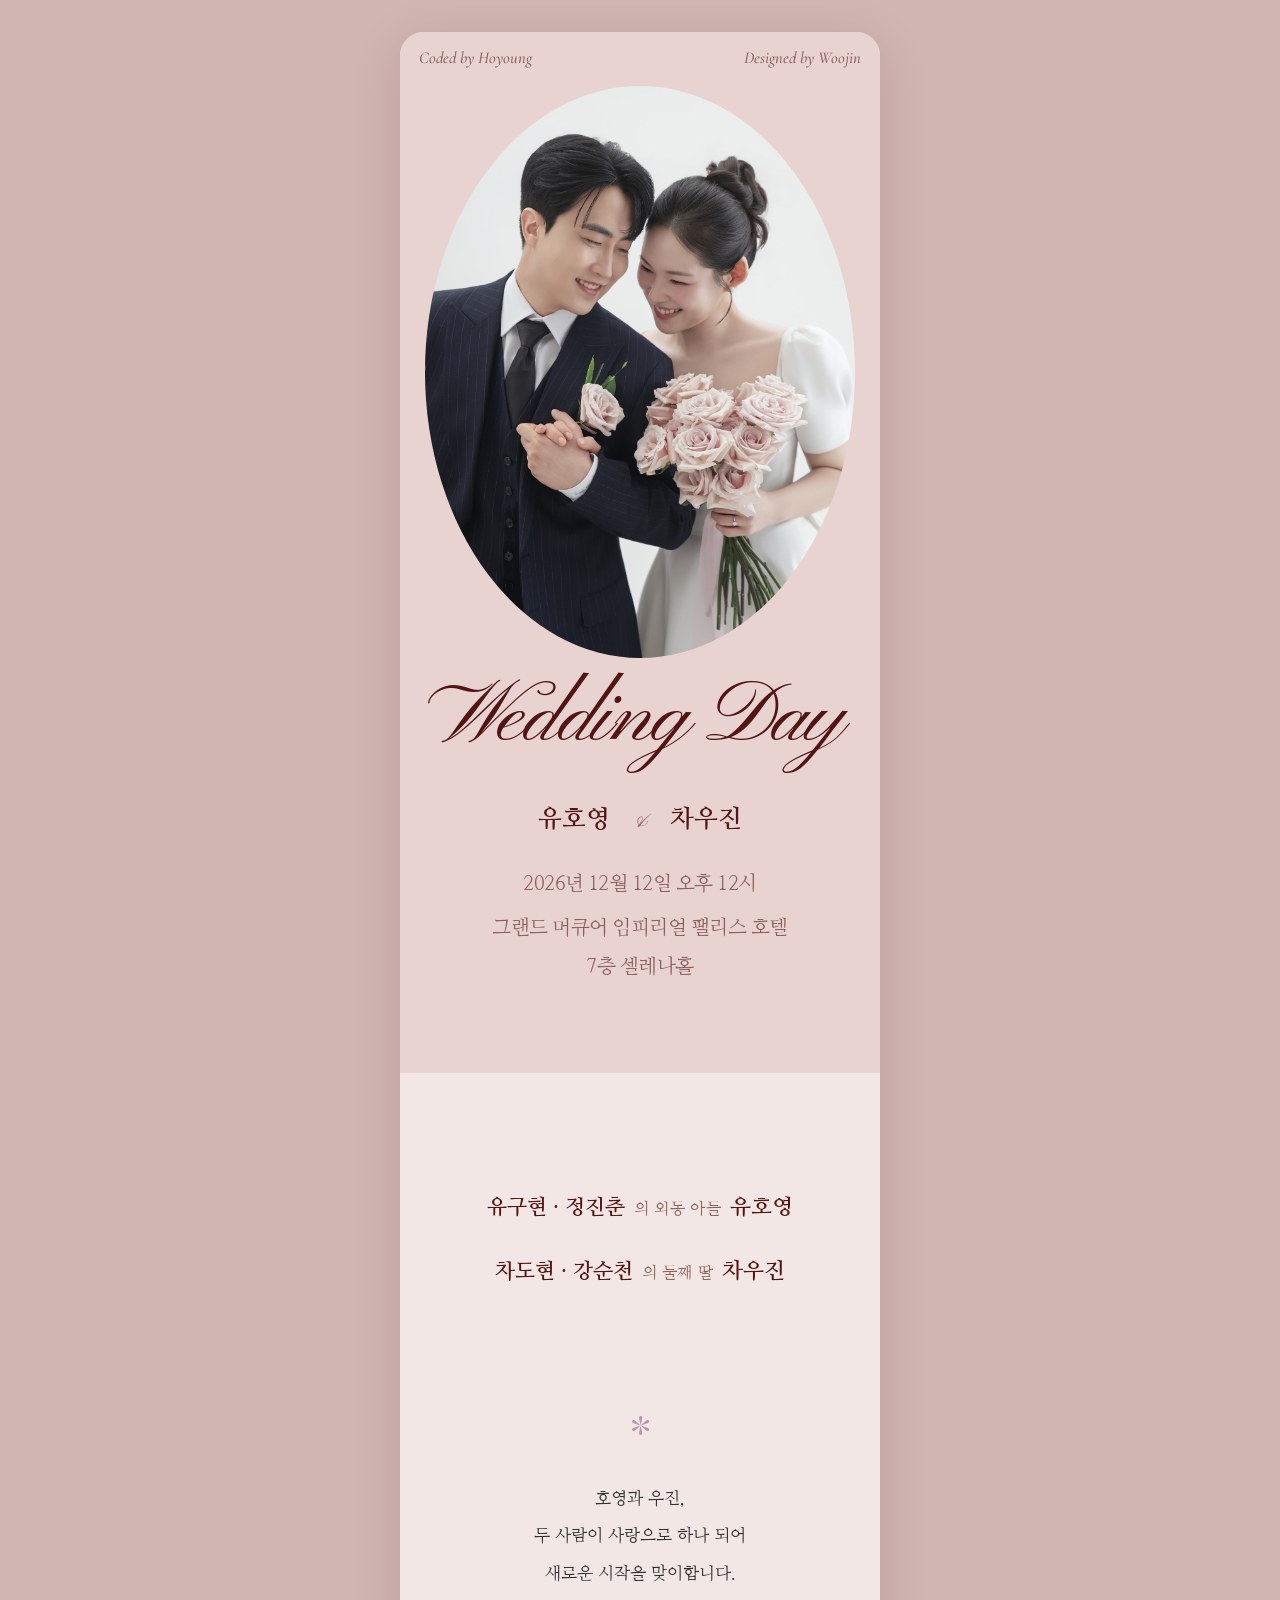
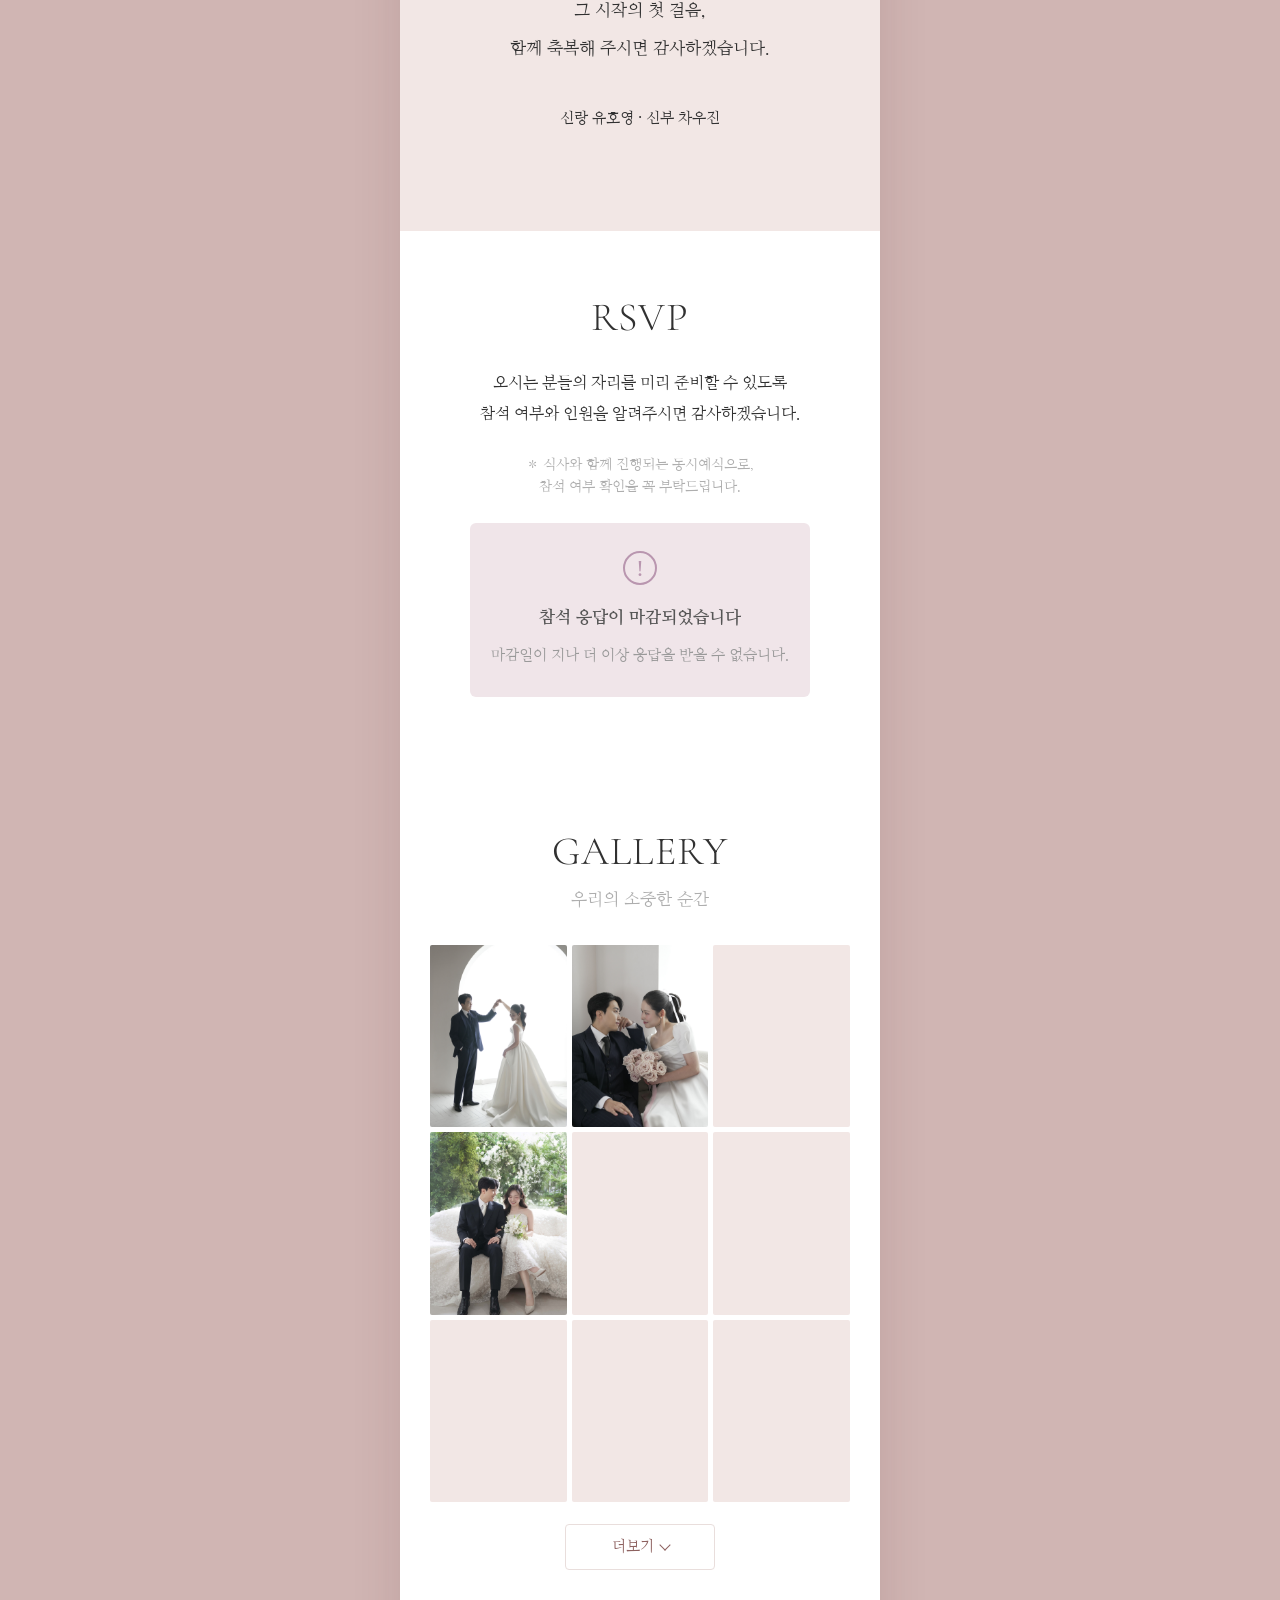
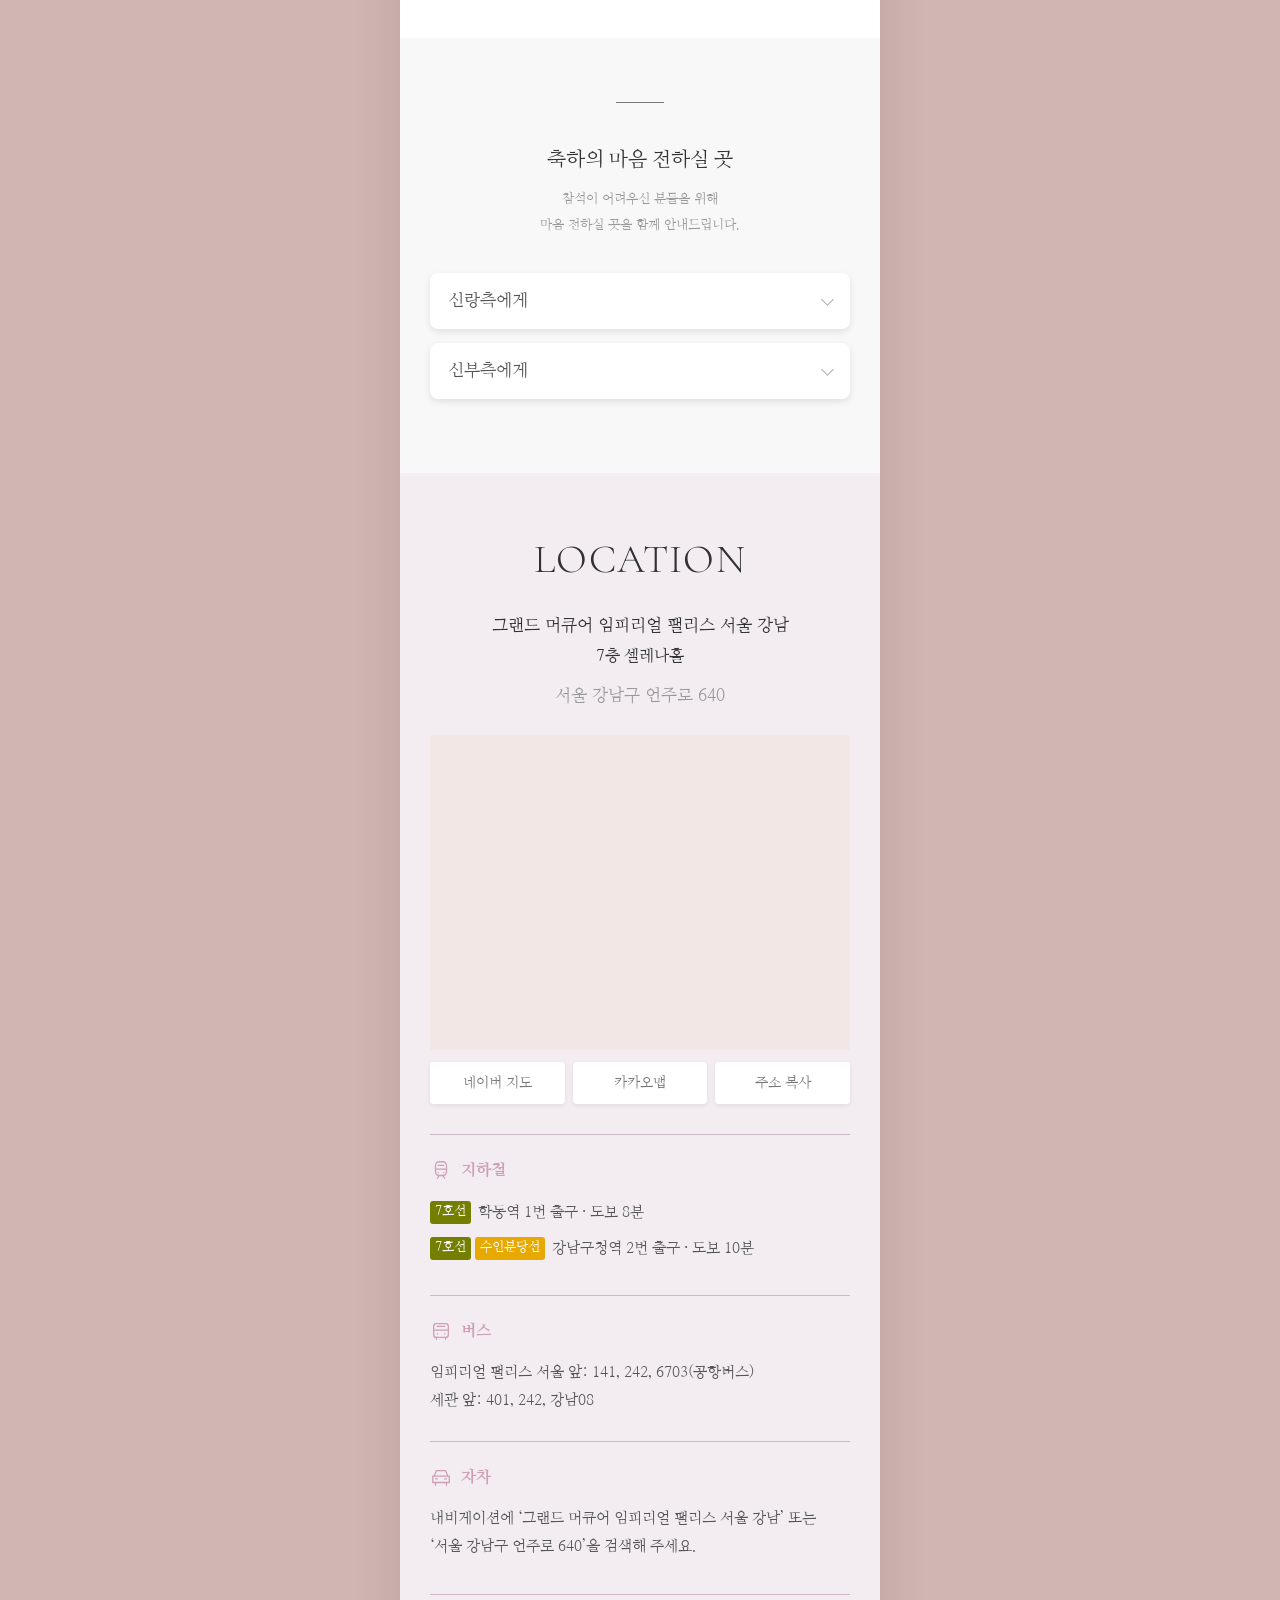
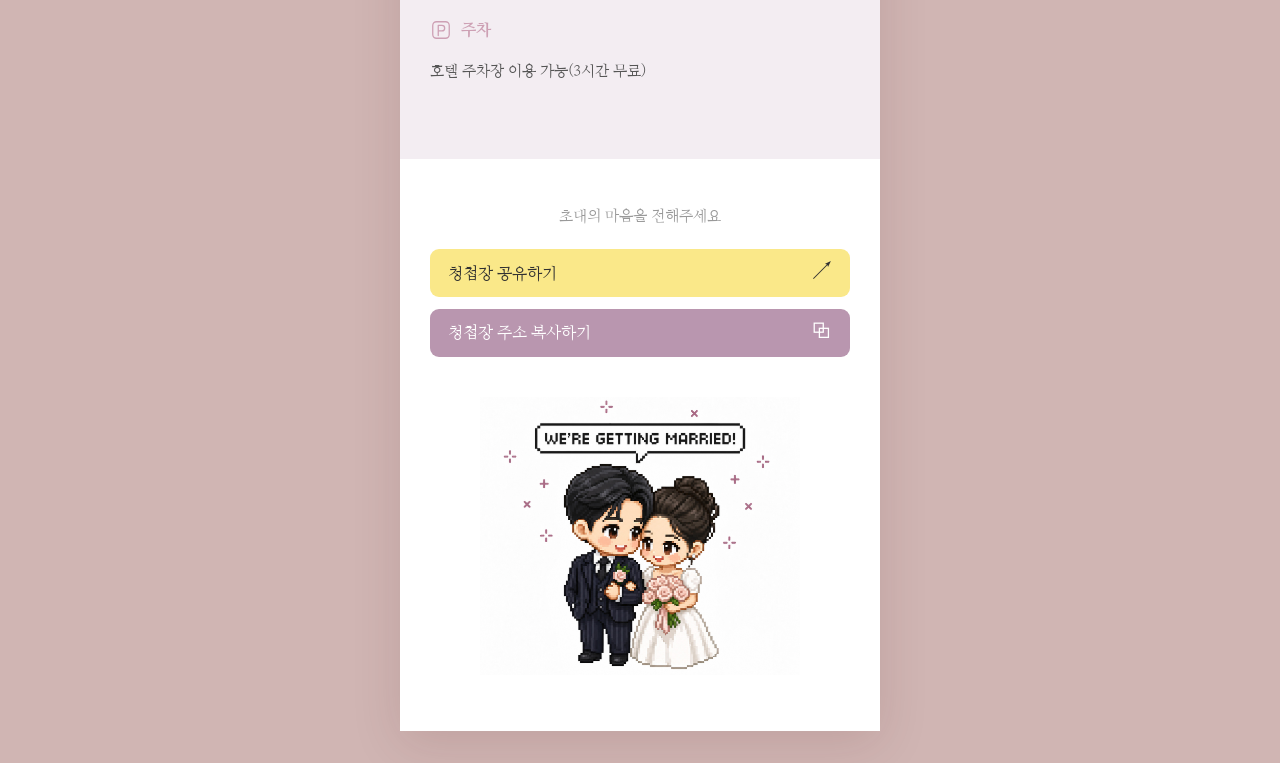
<file: share.html>
<!doctype html><html lang="ko"><head><meta charset="utf-8"><meta name="viewport" content="width=device-width,initial-scale=1"><title>호영과 우진, 결혼합니다</title><meta name="description" content="2026년 12월 12일 토요일 오후 12시">
<link rel="canonical" href="https://hoyoung-woojin.github.io/wedding-invitation/share.html">
<meta property="og:type" content="website"><meta property="og:locale" content="ko_KR"><meta property="og:title" content="유호영 ♥ 차우진 결혼합니다"><meta property="og:description" content="2026년 12월 12일 토요일 오후 12시"><meta property="og:url" content="https://hoyoung-woojin.github.io/wedding-invitation/share.html"><meta property="og:image" content="https://hoyoung-woojin.github.io/wedding-invitation/images/thumbnail_v2.jpg"><meta property="og:image:width" content="1200"><meta property="og:image:height" content="630"><meta property="og:image:alt" content="유호영 ♥ 차우진 결혼합니다"><meta name="twitter:card" content="summary_large_image"><meta name="twitter:title" content="유호영 ♥ 차우진 결혼합니다"><meta name="twitter:description" content="2026년 12월 12일 토요일 오후 12시"><meta name="twitter:image" content="https://hoyoung-woojin.github.io/wedding-invitation/images/thumbnail_v2.jpg">
<style>

@import url('https://fonts.googleapis.com/css2?family=Cormorant:ital,wght@1,500&family=Cormorant+Garamond:wght@300&family=Pinyon+Script&display=swap');

@import url('https://fonts.googleapis.com/css2?family=Nanum+Myeongjo:wght@400;700;800&display=swap');



*{box-sizing:border-box}body{margin:0;background:#d0b5b3;color:#531514;font-family:Georgia,'Noto Serif KR',serif}main{max-width:480px;margin:32px auto;background:#f2e7e5;border-radius:24px 24px 0 0;min-height:90vh;text-align:center;box-shadow:0 12px 50px #53151420}header{padding:70px 24px;background:#e8d3d1;border-radius:inherit}h1{font-size:calc(48px + 2pt);font-weight:400;font-style:italic;margin:12px 0 32px}h2{font-weight:400}p{line-height:1.8}section{padding:38px 24px;background:white}button,input,select,textarea{font:inherit}button{cursor:pointer;min-height:46px;padding:10px 18px;border-radius:9px;border:1px solid #8d615f;background:white;color:#531514}button.primary{background:#8d615f;color:white;border-color:#8d615f}dialog{width:min(440px,calc(100% - 28px));max-height:90dvh;border:0;border-radius:16px;padding:26px;color:#313131;background:#fff;overflow:auto}dialog::backdrop{background:rgba(0,0,0,.5)}dialog h2{text-align:center;margin-top:0;font-size:calc(30px + 2pt)}label{display:block;margin:16px 0 6px;font-size:calc(14px + 2pt)}input,select,textarea{display:block;width:100%;border:1px solid #d9cfcc;border-radius:7px;padding:12px;background:white;color:#313131}fieldset{padding:0;border:0;margin:14px 0}legend{font-size:calc(14px + 2pt);margin-bottom:7px}.options{display:flex;gap:8px}.options label{flex:1;margin:0;display:flex;align-items:center;gap:7px;padding:12px;border:1px solid #d9cfcc;border-radius:7px}.options input{width:auto}small{display:block;line-height:1.6;color:#777}.actions{display:flex;gap:10px;margin-top:22px}.actions button{flex:1}.consent{display:flex;align-items:flex-start;gap:8px;line-height:1.5}.consent input{width:auto;margin-top:4px}#status{line-height:1.6;font-size:calc(14px + 2pt)}button:disabled{opacity:.6;cursor:wait}[hidden]{display:none!important}@media(max-width:500px){main{margin:0;border-radius:0}header{padding-top:54px}}







body{font-family:'Nanum Myeongjo',serif}header h1{font-family:'Pinyon Script',cursive;font-style:normal;color:#521514;font-size:calc(64px + 2pt)}header h2{font-weight:700;font-size:calc(22px + 2pt)}header p{color:#8d615f;font-size:calc(14px + 2pt)}.credits{display:flex;justify-content:space-between;font-family:'Cormorant',serif;font-style:italic;font-size:calc(16px + 2pt);color:#8d615f;margin-bottom:35px}section h2{font-family:'Cormorant Garamond',serif;font-size:calc(38px + 2pt);font-weight:300;color:#313131}section p{font-size:calc(14px + 2pt);color:#313131}section small{color:#aeaeae}dialog{background:#f8f8f8;border-radius:5px;padding:30px 22px 22px;width:min(400px,calc(100% - 32px));max-height:88dvh}dialog h2{font-size:calc(19px + 2pt);margin:2px 0 14px}dialog>.intro{text-align:center;color:#b996af;font-size:calc(12px + 2pt);margin-bottom:24px}label,legend{color:#777;font-size:calc(12px + 2pt)}input,textarea{border:1px solid #eee;border-radius:5px;box-shadow:0 2px 5px #00000012;font-size:calc(14px + 2pt)}.options label{position:relative;justify-content:center;background:white;border-color:#eee;box-shadow:0 2px 5px #00000018;color:#999;font-size:calc(13px + 2pt)}.options label:has(input:checked){background:#b996af;border-color:#b996af;color:white}.options input{position:absolute;width:1px;height:1px;opacity:0}.options label:focus-within{outline:2px solid #8d615f;outline-offset:2px}button.primary{background:#b996af;border-color:#b996af}button{border-radius:5px}button:focus-visible{outline:2px solid #531514;outline-offset:3px}.counter{display:flex;align-items:center;justify-content:space-between;background:white;padding:10px 12px;border:1px solid #eee;border-radius:5px}.counter span{font-size:calc(13px + 2pt)}.counter-controls{display:flex;align-items:center;gap:15px}.counter button{padding:0;width:44px;min-height:44px;font-size:calc(22px + 2pt);color:#8d615f;border-color:#d0b5b3}.counter output{min-width:25px;text-align:center;font-size:calc(17px + 2pt)}.counter button:disabled{opacity:.35;cursor:default}#total{font-size:calc(12px + 2pt);color:#8d615f;margin:8px 0 14px}.privacy{margin-top:14px;font-size:calc(10px + 2pt)}.consent{font-size:calc(11px + 2pt)}.actions{margin-top:16px}.actions button{font-size:calc(13px + 2pt)}.actions #close{flex:0 0 80px;border-color:#ddd;color:#777}#status:empty{display:none}@media(max-width:500px){dialog{padding:26px 18px 18px}header h1{font-size:calc(58px + 2pt)}}



#welcome{width:min(360px,calc(100% - 40px));padding:38px 22px 16px;text-align:center;background:#fafafa;box-shadow:0 10px 35px #00000020}#welcome h2{color:#b996af;font-size:calc(21px + 2pt);margin:4px 0 16px}.welcome-note{color:#999;font-size:calc(13px + 2pt);line-height:1.8;margin:0 0 26px}.wedding-card{background:#e7dce8;padding:20px 18px 24px;border-radius:5px;color:#827b82;font-size:calc(14px + 2pt);line-height:1.9}.wedding-card .couple{font-size:calc(14px + 2pt);color:#555;margin:2px 0 18px}.couple span{padding:0 8px}.wedding-card hr{border:0;border-top:1px solid #d9ccdc;margin:0 0 18px}.wedding-card p{margin:16px 0}.wedding-card .primary{display:block;width:100%;margin-top:22px;font-size:calc(14px + 2pt)}#welcome-close{border:0;background:transparent;color:#999;margin:14px auto 0;min-width:90px;font-size:calc(14px + 2pt)}



.consent{display:grid;grid-template-columns:16px minmax(0,1fr);align-items:center;column-gap:8px;line-height:1.6;min-height:28px}.consent input[type="checkbox"]{display:block;width:16px;height:16px;min-width:16px;margin:0;padding:0;box-shadow:none;border-radius:0;accent-color:#b996af}.consent span{display:block;margin:0;padding:0}



/* iPhone: keep editable controls at 16px to avoid focus zoom. */

#form input:not([type="checkbox"]):not([type="radio"]):not([type="hidden"]),#form textarea,#form select{font-size:calc(16px + 2pt)}

.privacy{display:block;width:100%;margin:18px 0 0;padding:0;font-size:calc(10px - 1pt + 2pt);color:#aaa;line-height:1.8;text-align:justify;overflow-wrap:anywhere}

@keyframes popup-fade-in{from{opacity:0;transform:translateY(8px)}to{opacity:1;transform:translateY(0)}}

@keyframes backdrop-fade-in{from{background-color:rgba(0,0,0,0)}to{background-color:rgba(0,0,0,.5)}}

dialog[open]{animation:popup-fade-in .4s ease-out both}dialog[open]::backdrop{animation:backdrop-fade-in .4s ease-out both}

@media(prefers-reduced-motion:reduce){dialog[open],dialog[open]::backdrop{animation:none}}



#phone::placeholder{font-size:calc(13px + 2pt);opacity:1;color:#999}

.privacy{padding:0 5px;letter-spacing:-.3px;word-break:keep-all;overflow-wrap:normal;text-align:justify}


/* 본문 1차: RSVP 모달 스타일은 기존 최종본 유지 */
.cover{padding:22px 26px 56px;background:#e8d3d1}.cover .credits{font-size:calc(17px + 2pt);margin:0 0 22px;gap:12px}.cover-photo{width:100%;max-width:320px;aspect-ratio:3/4;margin:0 auto;overflow:hidden;border-radius:50%;background:#f3e9e7;position:relative}.cover-photo img{display:block;width:100%;height:100%;object-fit:cover;object-position:center}.photo-placeholder{height:100%;display:flex;flex-direction:column;align-items:center;justify-content:center;gap:18px;color:#b18f8c;font-size:calc(12px + 2pt);letter-spacing:.03em;background:radial-gradient(ellipse at 40% 30%,#fff8f4,#eddbd7)}.photo-initials{font-family:'Cormorant',serif;font-style:italic;font-size:calc(52px + 2pt);font-weight:500;letter-spacing:0}.cover h1{position:relative;font-family:'Pinyon Script',cursive;font-size:calc(clamp(48px,13vw,66px) + 2pt);font-weight:400;line-height:1.15;margin:-12px 0 24px;color:#521514}.cover h2{font-size:calc(19px + 2pt);font-weight:700;margin:0 0 18px}.name-divider{font-family:'Cormorant',serif;font-style:italic;font-weight:500;font-size:calc(18px + 2pt);margin:0 9px}.cover p{font-size:calc(12px + 2pt);line-height:1.9;color:#8d615f}.cover-date{margin:0 0 7px}.cover-venue{margin:0}.family{background:#f2e7e5;padding:46px 16px 24px}.family p{display:flex;align-items:baseline;justify-content:center;gap:6px;flex-wrap:wrap;font-size:calc(12px + 2pt);line-height:1.9;color:#531514;margin:9px 0}.family .relationship{font-size:calc(10px + 2pt);color:#8d615f}.family strong{font-size:calc(13px + 2pt);font-weight:700}.invitation{background:#f2e7e5;padding:32px 18px 60px}.invitation-star{display:block;color:#b996af;font-size:calc(29px + 2pt);margin-bottom:23px}.invitation p{font-size:calc(14px + 2pt);line-height:2.1;color:#313131;margin:0}.invitation .signature{font-size:calc(12px + 2pt);margin-top:25px}.rsvp-section{padding:48px 20px 52px}.rsvp-section h2{margin:0 0 22px}.rsvp-section p{font-size:calc(13px + 2pt);line-height:1.9}.rsvp-section small{font-size:calc(11px + 2pt)}.rsvp-section button{width:min(100%,300px);margin-top:12px;font-size:calc(13px + 2pt)}
@media(max-width:500px){.cover{padding:20px 24px 48px}.cover .credits{font-size:calc(15px + 2pt)}.cover-photo{max-width:300px}.cover h1{font-size:calc(clamp(44px,13vw,62px) + 2pt)}.cover h2{font-size:calc(18px + 2pt)}}

.gallery-section{background:#fff;padding:48px 20px 52px}.gallery-section h2{margin:0 0 12px}.gallery-caption{font-size:calc(11px!important + 2pt);color:#aeaeae!important;margin:0 0 25px}.gallery-grid{display:grid;grid-template-columns:repeat(3,minmax(0,1fr));gap:6px}.gallery-thumb{border:0;border-radius:2px;padding:0;min-height:0;aspect-ratio:3/4;overflow:hidden;display:block;width:100%;background:#f2e7e5}.gallery-thumb img{display:block;width:100%;height:100%;object-fit:cover}.gallery-placeholder{width:100%;height:100%;display:flex;flex-direction:column;align-items:center;justify-content:center;gap:9px;background:linear-gradient(145deg,#f6edeb,#e8d3d1);color:#9f7f7c;font-size:calc(9px + 2pt)}.gallery-placeholder span{font-family:'Cormorant Garamond',serif;font-size:calc(27px + 2pt);font-weight:300}.gallery-thumb:nth-child(3n+2) .gallery-placeholder{background:linear-gradient(145deg,#eee7ed,#e1d2df)}#gallery-more{display:block;border:1px solid #e9dedc;border-radius:4px;margin:22px auto 0;padding:10px 22px;color:#8d615f;font-size:calc(12px + 2pt);width:150px}.gallery-reveal{animation:gallery-reveal .4s ease both}@keyframes gallery-reveal{from{opacity:0;transform:translateY(8px)}to{opacity:1;transform:translateY(0)}}#photo-modal{width:100vw;max-width:none;height:100dvh;max-height:none;margin:0;border-radius:0;padding:0;background:#171417;color:#fff;overflow:hidden}#photo-modal::backdrop{background:#171417}.photo-toolbar{position:absolute;top:0;left:0;right:0;z-index:2;display:flex;align-items:center;justify-content:space-between;padding:calc(10px + env(safe-area-inset-top)) 18px 10px;background:linear-gradient(#0008,transparent);font-size:calc(13px + 2pt)}.photo-toolbar button,.photo-navigation button{border:0;background:#ffffff15;color:white;min-height:44px;border-radius:4px}.photo-toolbar button{font-size:calc(13px + 2pt)}#photo-stage{width:100%;height:100%;display:flex;align-items:center;justify-content:center;padding:75px 18px 85px;touch-action:pan-y;user-select:none}#photo-stage img{display:block;max-width:100%;max-height:100%;object-fit:contain}#photo-stage .gallery-placeholder{width:min(100%,440px);height:auto;aspect-ratio:3/4;max-height:100%;border-radius:3px;font-size:calc(13px + 2pt)}#photo-stage .gallery-placeholder span{font-size:calc(60px + 2pt)}.photo-navigation{position:absolute;bottom:calc(20px + env(safe-area-inset-bottom));left:0;right:0;display:flex;justify-content:center;gap:26px}.photo-navigation button{width:54px;font-size:calc(30px + 2pt);padding:0}
@media(prefers-reduced-motion:reduce){.gallery-reveal{animation:none}}

.account-section{padding:48px 24px 50px;background:#f2e7e5;color:#531514}.account-section #account-heading{font-family:'Nanum Myeongjo',serif;font-size:calc(20px + 2pt);color:#531514;font-weight:400;margin:0 0 18px}.account-intro{font-size:calc(12px!important + 2pt);color:#8d615f!important;margin:0 0 28px}.account-group{border:1px solid #dfcecb;border-radius:5px;background:#fbf7f6;margin:10px 0;text-align:left;overflow:hidden}.account-group summary{display:flex;align-items:center;justify-content:space-between;cursor:pointer;list-style:none;padding:16px 18px;min-height:50px;font-size:calc(13px + 2pt);color:#531514}.account-group summary::-webkit-details-marker{display:none}.account-group summary::after{content:'+';font-size:calc(19px + 2pt);color:#8d615f}.account-group[open] summary::after{content:'−'}.account-group summary:focus-visible{outline:2px solid #8d615f;outline-offset:-3px}.account-list{padding:0 16px}.account-row{display:grid;grid-template-columns:minmax(0,1fr) auto;gap:12px;align-items:center;padding:15px 0;border-top:1px solid #eadeda}.account-person{display:block;color:#531514;font-size:calc(12px + 2pt);margin-bottom:7px}.account-number{display:block;color:#8d615f;font-size:calc(12px + 2pt);line-height:1.6;overflow-wrap:anywhere}.account-copy{padding:7px 12px;min-height:44px;border:1px solid #d8c4c1;color:#8d615f;background:transparent;font-size:calc(11px + 2pt)}.account-pending{font-size:calc(11px + 2pt);color:#aaa}.account-status{font-size:calc(12px!important + 2pt);color:#8d615f!important;line-height:1.7;margin:14px 0 0}.account-status:empty{display:none}#account-manual{text-align:left;margin-top:12px}#account-manual label{font-size:calc(11px + 2pt);color:#8d615f}#account-copy-text{font-size:calc(16px + 2pt);user-select:text}

.location-section{background:#fff;padding:48px 24px 52px}.location-section h2{margin:0 0 24px}.location-venue{font-size:calc(14px!important + 2pt);line-height:1.9;color:#313131!important;margin:0 0 10px}.location-venue span{font-size:calc(13px + 2pt)}.location-address{font-size:calc(12px!important + 2pt);color:#999!important;margin:0 0 24px}.location-map{width:100%;aspect-ratio:4/3;background:#f2e7e5;border-radius:4px;overflow:hidden}.location-map iframe{border:0;width:100%;height:100%;display:block}.map-buttons{display:grid;grid-template-columns:repeat(3,minmax(0,1fr));gap:6px;margin-top:12px}.map-buttons a,.map-buttons button{display:flex;align-items:center;justify-content:center;min-height:44px;padding:8px 3px;border:1px solid #e5d8d5;border-radius:4px;background:#fff;color:#8d615f;text-decoration:none;font-family:inherit;font-size:calc(11px + 2pt)}.map-buttons a:focus-visible,.hotel-phone:focus-visible{outline:2px solid #8d615f;outline-offset:3px}#location-status{font-size:calc(11px!important + 2pt);color:#8d615f!important;margin:12px 0 0}#location-status:empty{display:none}#address-manual{text-align:left;margin-top:10px}#address-copy-text{font-size:calc(16px + 2pt);user-select:text}.transport-info{text-align:left;margin-top:24px}.transport-block{padding:21px 0;border-bottom:1px solid #eee5e3}.transport-block h3{font-size:calc(13px + 2pt);font-weight:700;color:#531514;margin:0 0 11px}.transport-block p{font-size:calc(12px + 2pt);line-height:1.9;color:#777;margin:7px 0;word-break:keep-all}.line-badge{display:inline-block;border-radius:3px;padding:0 5px;margin:0 2px 3px 0;color:white;font-size:calc(10px + 2pt);line-height:1.8}.line-seven{background:#747f00}.line-bundang{background:#e7a900}.hotel-phone{display:inline-block;margin-top:22px;font-size:calc(11px + 2pt);text-decoration:none;color:#999;min-height:44px;padding:12px}

.share-section{background:#f2e7e5;padding:36px 24px 50px}.share-section #share-heading{font-family:'Nanum Myeongjo',serif;color:#8d615f;font-size:calc(14px + 2pt);font-weight:400;margin:0 0 23px}.share-buttons{display:grid;gap:10px;max-width:300px;margin:auto}.share-buttons button{font-size:calc(13px + 2pt);min-height:46px}.share-buttons #copy-invitation{color:#8d615f;border-color:#d8c4c1;background:transparent}#share-status{font-size:calc(11px!important + 2pt);color:#8d615f!important;line-height:1.7;margin:16px 0 0}#share-status:empty{display:none}#share-manual{text-align:left;margin-top:12px}#share-copy-text{font-size:calc(16px + 2pt);user-select:text}
</style><link rel="stylesheet" href="design.css"></head><body><main>
<header class="cover" aria-label="결혼식 안내">
  <div class="credits"><span>Coded by Hoyoung</span><span>Designed by Woojin</span></div>
  <div class="cover-photo" id="cover-photo">
    <img class="cover-portrait" src="images/cover-photo.jpg" alt="꽃다발을 들고 함께 웃는 호영과 우진" fetchpriority="high">
  </div>
  <h1>Wedding Day</h1>
  <h2>유호영 <span class="name-divider">&amp;</span> 차우진</h2>
  <p class="cover-date">2026년 12월 12일 오후 12시</p>
  <p class="cover-venue">그랜드 머큐어 임피리얼 팰리스 호텔<br>7층 셀레나홀</p>
</header>
<section class="family" aria-label="양가 혼주 정보">
  <p><span class="parents"><b style="font-weight:700">유구현</b> · <b style="font-weight:700">정진춘</b></span><span class="relationship">의 외동 아들</span><strong>유호영</strong></p>
  <p><span class="parents"><b style="font-weight:700">차도현</b> · <b style="font-weight:700">강순천</b></span><span class="relationship">의 둘째 딸</span><strong>차우진</strong></p>
</section>
<section class="invitation" aria-label="모시는 글">
  <span class="invitation-star" aria-hidden="true">✽</span>
  <p>호영과 우진,<br>두 사람이 사랑으로 하나 되어<br>새로운 시작을 맞이합니다.<br>그 시작의 첫 걸음,<br>함께 축복해 주시면 감사하겠습니다.</p>
  <p class="signature">신랑 유호영 · 신부 차우진</p>
</section>
<section class="rsvp-section" aria-labelledby="rsvp-heading"><h2 id="rsvp-heading">RSVP</h2><p>오시는 분들의 자리를 미리 준비할 수 있도록<br>참석 여부와 인원을 알려주시면 감사하겠습니다.</p><small>✽ 식사와 함께 진행되는 동시예식으로,<br>참석 여부 확인을 꼭 부탁드립니다.</small><p><button class="primary" id="open">참석 여부 전달하기</button></p></section>
<section class="gallery-section" aria-labelledby="gallery-heading"><h2 id="gallery-heading">Gallery</h2><p class="gallery-caption">우리의 소중한 순간</p><div class="gallery-grid" id="gallery-grid"></div><button type="button" id="gallery-more" aria-expanded="false" aria-controls="gallery-grid">더보기 <span class="gallery-chevron" aria-hidden="true"></span></button></section>
<section class="account-section" aria-labelledby="account-heading"><h2 id="account-heading">축하의 마음 전하실 곳</h2><p class="account-intro">참석이 어려우신 분들을 위해<br>마음 전하실 곳을 함께 안내드립니다.</p><div id="account-groups"></div><p id="account-status" class="account-status" role="status" aria-live="polite"></p><div id="account-manual" hidden><label for="account-copy-text">아래 계좌번호를 길게 눌러 복사해 주세요.</label><input id="account-copy-text" type="text" readonly aria-label="직접 복사할 계좌번호"></div></section>
<section class="location-section" aria-labelledby="location-heading"><h2 id="location-heading">Location</h2><p class="location-venue">그랜드 머큐어 임피리얼 팰리스 서울 강남<br><span>7층 셀레나홀</span></p><p class="location-address">서울 강남구 언주로 640</p><div class="location-map"><iframe title="예식장 위치 지도" src="https://maps.google.com/maps?q=%EA%B7%B8%EB%9E%9C%EB%93%9C%20%EB%A8%B8%ED%81%90%EC%96%B4%20%EC%9E%84%ED%94%BC%EB%A6%AC%EC%96%BC%20%ED%8C%B0%EB%A6%AC%EC%8A%A4%20%EC%84%9C%EC%9A%B8%20%EA%B0%95%EB%82%A8%20%EC%84%9C%EC%9A%B8%20%EA%B0%95%EB%82%A8%EA%B5%AC%20%EC%96%B8%EC%A3%BC%EB%A1%9C%20640&amp;output=embed&amp;hl=ko" loading="lazy" referrerpolicy="no-referrer-when-downgrade" allowfullscreen></iframe></div><div class="map-buttons"><a href="https://map.naver.com/p/search/%EA%B7%B8%EB%9E%9C%EB%93%9C%20%EB%A8%B8%ED%81%90%EC%96%B4%20%EC%9E%84%ED%94%BC%EB%A6%AC%EC%96%BC%20%ED%8C%B0%EB%A6%AC%EC%8A%A4%20%EC%84%9C%EC%9A%B8%20%EA%B0%95%EB%82%A8%20%EC%84%9C%EC%9A%B8%20%EA%B0%95%EB%82%A8%EA%B5%AC%20%EC%96%B8%EC%A3%BC%EB%A1%9C%20640" target="_blank" rel="noopener noreferrer">네이버 지도</a><a href="https://map.kakao.com/?q=%EA%B7%B8%EB%9E%9C%EB%93%9C%20%EB%A8%B8%ED%81%90%EC%96%B4%20%EC%9E%84%ED%94%BC%EB%A6%AC%EC%96%BC%20%ED%8C%B0%EB%A6%AC%EC%8A%A4%20%EC%84%9C%EC%9A%B8%20%EA%B0%95%EB%82%A8%20%EC%84%9C%EC%9A%B8%20%EA%B0%95%EB%82%A8%EA%B5%AC%20%EC%96%B8%EC%A3%BC%EB%A1%9C%20640" target="_blank" rel="noopener noreferrer">카카오맵</a><button type="button" id="copy-address">주소 복사</button></div><p id="location-status" role="status" aria-live="polite"></p><div id="address-manual" hidden><label for="address-copy-text">아래 주소를 길게 눌러 복사해 주세요.</label><input id="address-copy-text" readonly value="서울 강남구 언주로 640" aria-label="직접 복사할 예식장 주소"></div><div class="transport-info"><div class="transport-block"><h3><svg class="transport-icon" viewBox="0 0 24 24" fill="none" stroke="currentColor" stroke-width="1.4" stroke-linecap="round" stroke-linejoin="round" aria-hidden="true"><rect x="6" y="3" width="12" height="15" rx="4"/><path d="M6 11h12M9 7h6M8 21l2-3m6 3-2-3"/><path d="M9 15h.01M15 15h.01"/></svg><span>지하철</span></h3><p class="subway-row"><span class="subway-lines"><span class="line-badge line-seven">7호선</span></span><span class="subway-description">학동역 1번 출구 · 도보 8분</span></p><p class="subway-row"><span class="subway-lines"><span class="line-badge line-seven">7호선</span><span class="line-badge line-bundang">수인분당선</span></span><span class="subway-description">강남구청역 2번 출구 · 도보 10분</span></p></div><div class="transport-block"><h3><svg class="transport-icon" viewBox="0 0 24 24" fill="none" stroke="currentColor" stroke-width="1.4" stroke-linecap="round" stroke-linejoin="round" aria-hidden="true"><rect x="4" y="4" width="16" height="15" rx="3"/><path d="M4 11h16M8 7h8M7 19v2m10-2v2M8 15h.01M16 15h.01"/></svg><span>버스</span></h3><p>임피리얼 팰리스 서울 앞: 141, 242, 6703(공항버스)</p><p>세관 앞: 401, 242, 강남08</p></div><div class="transport-block"><h3><svg class="transport-icon" viewBox="0 0 24 24" fill="none" stroke="currentColor" stroke-width="1.4" stroke-linecap="round" stroke-linejoin="round" aria-hidden="true"><path d="m5 10 2-5h10l2 5M3 11h18v7H3zM6 18v3m12-3v3M6 14h2m8 0h2"/></svg><span>자차</span></h3><p>내비게이션에 ‘그랜드 머큐어 임피리얼 팰리스 서울 강남’ 또는 ‘서울 강남구 언주로 640’을 검색해 주세요.</p></div><div class="transport-block"><h3><svg class="transport-icon" viewBox="0 0 24 24" fill="none" stroke="currentColor" stroke-width="1.4" stroke-linecap="round" stroke-linejoin="round" aria-hidden="true"><rect x="3" y="3" width="18" height="18" rx="4"/><path d="M9 18V7h4a3 3 0 0 1 0 6H9"/></svg><span>주차</span></h3><p>호텔 주차장 이용 가능(3시간 무료)</p></div></div></section><section class="share-section" aria-labelledby="share-heading"><h2 id="share-heading">초대의 마음을 전해주세요</h2><div class="share-buttons"><button type="button" class="primary" id="share-invitation"><span class="share-button-label">청첩장 공유하기</span></button><button type="button" id="copy-invitation"><span class="share-button-label">청첩장 주소 복사하기</span></button></div><p id="share-status" role="status" aria-live="polite"></p><div id="share-manual" hidden><label for="share-copy-text">아래 주소를 길게 눌러 복사해 주세요.</label><input id="share-copy-text" type="text" readonly aria-label="청첩장 주소"></div></section><section class="ending-section" aria-label="결혼 소식"><img src="images/wedding-ending.jpg" alt="WE’RE GETTING MARRIED! 꽃다발을 든 신랑 신부의 픽셀 그림" loading="lazy" draggable="false" width="1254" height="1254"></section></main>

<dialog id="photo-modal" aria-label="갤러리 사진 확대"><div class="photo-toolbar"><span id="photo-position" aria-live="polite"></span><button type="button" id="photo-close" aria-label="사진 확대 닫기">닫기</button></div><div id="photo-stage"></div><div class="photo-navigation"><button type="button" id="photo-prev" aria-label="이전 사진">‹</button><button type="button" id="photo-next" aria-label="다음 사진">›</button></div></dialog>
<dialog id="welcome" aria-labelledby="welcome-title"><h2 id="welcome-title">참석 의사 체크</h2><p class="welcome-note">* 식사와 함께 진행되는 동시예식으로,<br>참석 여부 확인을 꼭 부탁드립니다.</p><div class="wedding-card"><p class="couple">신랑 유호영 <span aria-hidden="true">♥</span> 신부 차우진</p><hr><p>2026년 12월 12일<br>토요일 오후 12시</p><p>그랜드 머큐어 임피리얼 팰리스 호텔<br>7층 셀레나홀</p><button type="button" class="primary" id="welcome-next">참석 의사 체크하기</button></div><button type="button" id="welcome-close">닫기</button></dialog>

<dialog id="modal" aria-labelledby="title"><h2 id="title">참석 의사 체크하기</h2><small class="intro">한 분 한 분을 소중히 모실 수 있도록<br>참석 여부와 인원을 알려주시면 감사하겠습니다.</small><form id="form">

<fieldset><legend>어느 분의 하객이신가요? *</legend><div class="options"><label><input type="radio" name="side" value="신랑측" required>신랑</label><label><input type="radio" name="side" value="신부측" required>신부</label></div></fieldset>

<fieldset><legend>참석하실 수 있나요? *</legend><div class="options"><label><input type="radio" name="attendance" value="참석" required>참석할게요</label><label><input type="radio" name="attendance" value="불참" required>참석이 어려워요</label></div></fieldset>

<label for="name">성함 *</label><input id="name" name="name" required maxlength="40" autocomplete="name">

<div id="companions" hidden><label id="count-label">참석 인원을 알려주세요.</label><div class="counter" role="group" aria-labelledby="count-label"><span>참석 인원 (본인 포함)</span><div class="counter-controls"><button type="button" id="minus" aria-label="참석 인원 한 명 줄이기">−</button><output id="count-display" aria-live="polite">1</output><button type="button" id="plus" aria-label="참석 인원 한 명 늘리기">+</button></div></div><input id="count" name="companion_count" type="hidden" value="0"></div><p id="total" aria-live="polite">참석 여부를 선택해 주세요.</p>

<label for="phone">동명이인 구분을 위해 휴대폰 번호 뒤 4자리를 알려주세요. *</label><input id="phone" name="phone_last4" required inputmode="numeric" pattern="[0-9]{4}" minlength="4" maxlength="4" placeholder="휴대폰 번호 뒤 4자리" autocomplete="off">

<label for="message">전달사항 (선택)</label><textarea id="message" name="message" maxlength="500" rows="2"></textarea>

<small class="privacy">수집 목적: 참석자 식별. 항목: 참석 여부, 성함, 연락처 뒤 4자리, 동행인원, 전달사항. 보유기간: 예식 종료 후 30일까지. 동의하지 않으면 온라인 제출이 어렵습니다.</small>

<label class="consent"><input type="checkbox" id="consent" required checked><span>개인정보 수집·이용에 동의합니다. *</span></label>

<p id="status" role="status" aria-live="polite"></p><div class="actions"><button id="close" type="button">닫기</button><button id="submit" class="primary" type="submit">체크 완료하기</button></div></form></dialog>

<dialog id="share-help" aria-labelledby="share-help-title"><h2 id="share-help-title">청첩장 공유하기</h2><p id="share-help-message"></p><div class="share-help-actions"><a id="share-open-browser" target="_blank" rel="noopener noreferrer">새 창에서 열기</a><button type="button" id="share-help-copy">청첩장 링크 복사</button><button type="button" id="share-help-close">닫기</button></div></dialog>
<script src="image-protection.js"></script>
<script src="share.js"></script>
<script src="location.js"></script>
<script src="accounts.js"></script>
<script src="gallery.js"></script>
<script src="config.js"></script>
<script src="rsvp-connection.js"></script>
<script src="rsvp-deadline.js"></script>
<script>

const modal=document.querySelector('#modal'), form=document.querySelector('#form'), statusEl=document.querySelector('#status'), submit=document.querySelector('#submit'), count=document.querySelector('#count');

let busy=false;

let welcomeTimer=null;

let welcomeTriggered=false;

function onFirstScroll(){

  if(welcomeTriggered)return;

  welcomeTriggered=true;

  window.removeEventListener('scroll',onFirstScroll);

  welcomeTimer=setTimeout(()=>{if(!window.RsvpDeadline.isClosed()&&!modal.open&&!welcome.open){welcome.showModal();document.body.style.overflow='hidden'}},2000);

}

const welcome=document.querySelector('#welcome');

function closeWelcome(){welcome.close();document.body.style.overflow='';document.querySelector('#open').focus()}

document.querySelector('#welcome-close').onclick=closeWelcome;

document.querySelector('#welcome-next').onclick=()=>{welcome.close();openModal()};

welcome.addEventListener('cancel',e=>{e.preventDefault();closeWelcome()});



function openModal(){if(window.RsvpDeadline.isClosed()){window.RsvpDeadline.refresh();return;}welcomeTriggered=true;window.removeEventListener('scroll',onFirstScroll);clearTimeout(welcomeTimer);if(welcome.open)welcome.close();if(modal.open)return;modal.showModal();document.body.style.overflow='hidden'}

function closeModal(){if(busy)return;modal.close();document.body.style.overflow='';document.querySelector('#open').focus()}

document.querySelector('#open').onclick=openModal;document.querySelector('#close').onclick=closeModal;

modal.addEventListener('cancel',e=>{e.preventDefault();closeModal()});

const minus=document.querySelector('#minus'),plus=document.querySelector('#plus');

function changeCount(delta){if(busy)return;count.value=Math.max(0,Math.min(20,Number(count.value)+delta));update()}

minus.onclick=()=>changeCount(-1);plus.onclick=()=>changeCount(1);

function update(){document.querySelector('#count-display').textContent=1+Number(count.value);minus.disabled=busy||Number(count.value)<=0;plus.disabled=busy||Number(count.value)>=20;const a=new FormData(form).get('attendance');document.querySelector('#companions').hidden=a!=='참석';count.disabled=a!=='참석';document.querySelector('#total').textContent=a==='참석'?'본인 포함 총 '+(1+Number(count.value||0))+'명':a==='불참'?'총 참석인원 0명':'참석 여부를 선택해 주세요.'}

form.addEventListener('input',update);form.addEventListener('change',update);

function finish(){busy=false;submit.disabled=window.RsvpDeadline.isClosed();document.querySelector('#close').disabled=false;submit.textContent='체크 완료하기';update()}

form.addEventListener('submit',e=>{e.preventDefault();if(window.RsvpDeadline.isClosed()){window.RsvpDeadline.refresh();return;}if(busy||!form.reportValidity())return;

const data=Object.fromEntries(new FormData(form));data.companion_count=data.attendance==='참석'?Number(count.value):0;data.consent=document.querySelector('#consent').checked;

busy=true;update();submit.disabled=true;document.querySelector('#close').disabled=true;submit.textContent='전달 중…';statusEl.textContent='저장 결과를 확인하고 있습니다.';

sendRsvp(data).then(r=>{finish();statusEl.textContent=r.updated?'참석 여부가 수정되었습니다. 총 참석인원 '+r.total_count+'명':'참석 여부가 전달되었습니다. 총 참석인원 '+r.total_count+'명'}).catch(error=>{finish();if(window.RsvpDeadline.isClosed()||String(error&&error.message||error).includes('마감')){window.RsvpDeadline.close();return;}statusEl.textContent='저장 결과를 확인하지 못했습니다. 같은 정보로 다시 제출해 주세요.'});

});update();window.addEventListener('scroll',onFirstScroll,{passive:true});

</script><script src="snow.js"></script></body></html>
</file>
<file: design.css>
/* 한글: 나눔명조. 영문 장식 제목은 각 영역 지정 글꼴 사용. */
body{font-family:'Nanum Myeongjo',serif}
button,input,select,textarea{font-family:inherit}
/* 기획안 1차 디자인. 커버 값은 480px 카드 기준이며 카드 폭에 비례합니다. */
main{container-type:inline-size;overflow:hidden}
.cover{padding:0 0 17.5cqw;background:#e8d3d1}
.cover .credits{padding:16px 4cqw 0;margin:0 0 5.5cqw;font-size:calc(2.9cqw + 2pt);line-height:1.3;font-weight:500;gap:10px}
.cover-photo{width:89.655%;max-width:none;aspect-ratio:650/864;margin:0 auto;border-radius:50%;background:#e8d3d1}
.cover-photo .cover-portrait{display:block;width:100%;height:100%;object-fit:cover;object-position:center;position:static}
.cover h1{transform:translateY(8px);font-family:'Pinyon Script',cursive;font-size:calc(18.2cqw + 2pt);line-height:1.08;font-weight:400;white-space:nowrap;margin:0 0 8.8cqw;letter-spacing:-.03em;color:#521514}
.cover h2{font-size:calc(4.55cqw + 2pt);font-weight:700;margin:0 0 5.4cqw;line-height:1.4;color:#531514}
.cover .name-divider{font-family:'Pinyon Script',cursive;font-size:calc(4.4cqw + 3pt + 2pt);color:#8d615f;font-weight:400;margin:0 2.6cqw}
.cover p{font-size:calc(3.65cqw + 2pt);line-height:1.8;color:#8d615f;letter-spacing:-.025em}
.cover .cover-date{margin:0 0 1.4cqw}
.cover .cover-venue{margin:0;line-height:1.9}
.family{padding:24cqw 4cqw 15cqw;background:#f2e7e5}
.family p{font-size:calc(3.8cqw + 2pt);gap:1.8cqw;line-height:1.8;margin:0;flex-wrap:nowrap;white-space:nowrap}
.family p+p{margin-top:5cqw}
.family .relationship{font-size:calc(2.8cqw + 2pt);color:#8d615f;letter-spacing:.04em}
.family strong{font-size:calc(4cqw + 2pt)}
.invitation{padding:10cqw 6.2cqw 20cqw}
.invitation-star{font-size:calc(32px + 2pt);line-height:1;margin-bottom:35px;font-weight:300}
.invitation p{font-size:calc(14px + 2pt);line-height:2.25;word-break:keep-all}
.invitation .signature{margin-top:34px;font-size:calc(12px + 2pt)}
.rsvp-section,.gallery-section{padding:64px 6.2cqw 68px}
.rsvp-section h2,.gallery-section h2,.location-section h2{font-size:calc(40px + 2pt);line-height:1.1;letter-spacing:.03em}
.gallery-section h2,.location-section h2{text-transform:uppercase}
.rsvp-section h2{margin-bottom:29px}
.rsvp-section p{font-size:calc(13px + 2pt);line-height:2}
.rsvp-section small{font-size:calc(11px + 2pt);color:#aeaeae;margin:24px 0}
.rsvp-section #open{width:100%;max-width:320px;min-height:48px;border:0;box-shadow:0 3px 8px #00000010}
.gallery-caption{margin-bottom:30px}
.gallery-grid{gap:5px}
.account-section{background:#f8f8f8;padding:64px 6.2cqw 60px}
.account-section::before{content:'';display:block;width:48px;border-top:1px solid #777;margin:0 auto 45px}
.account-section #account-heading{font-size:calc(17px + 2pt);color:#313131;margin-bottom:14px}
.account-intro{font-size:calc(12px!important + 2pt);line-height:1.9;color:#999!important;margin-bottom:35px}
.account-group{border:0;background:#fff;border-radius:8px;box-shadow:0 3px 7px #00000018;margin:14px 0}
.account-group summary{padding:18px;min-height:56px;color:#555;font-size:calc(14px + 2pt)}
.account-group summary::after{content:'⌄';font-size:calc(18px + 2pt);color:#aaa}
.account-group[open] summary::after{content:'⌃'}
.account-list{padding:9px;background:#eee7ed}
.account-row{grid-template-columns:minmax(0,1fr);gap:12px;border:0;padding:18px 14px;background:white;border-radius:7px;box-shadow:0 3px 6px #00000012}
.account-row+.account-row{margin-top:9px}
.account-row>div{display:flex;align-items:baseline;justify-content:space-between;gap:10px}
.account-person{font-size:calc(11px + 2pt);color:#555;white-space:nowrap;margin:0}
.account-number{font-size:calc(11px + 2pt);color:#555;text-align:right;word-break:keep-all}
.account-copy{min-height:38px;width:100%;text-align:left;padding:8px 12px;color:#fff;background:#8d615f;border:0;font-size:calc(11px + 2pt)}
.account-copy::after{content:'⧉';float:right;font-size:calc(16px + 2pt);line-height:1}
.account-pending{font-size:calc(10px + 2pt);text-align:right}
.location-section{background:#f3edf2;padding:64px 6.2cqw 40px}
.location-section h2{margin-bottom:30px}
.location-venue{font-size:calc(13px!important + 2pt);line-height:1.8}
.location-address{color:#999!important}
.location-map{border-radius:0}
.map-buttons{gap:8px}
.map-buttons a,.map-buttons button{background:white;border:0;box-shadow:0 2px 5px #00000012;color:#777;min-height:42px}
.transport-info{margin-top:30px}
.transport-block{border-bottom:1px solid #ceb7c7;padding:25px 0}
.transport-block:first-child{border-top:1px solid #ceb7c7}
.transport-block h3{font-size:calc(13px + 2pt);font-weight:400;color:#b996af;margin-bottom:16px}
.transport-block p{font-size:calc(12px + 2pt);line-height:1.95;color:#555}
.share-section{background:#fff;padding:48px 6.2cqw 60px}
.share-section #share-heading{color:#999;font-size:calc(12px + 2pt)}
.share-buttons{max-width:none;gap:12px}
.share-buttons button{min-height:48px;border:0;border-radius:9px;text-align:left;padding:12px 18px}
.share-buttons #share-invitation{background:#fae889;color:#313131}
.share-buttons #share-invitation::after{content:'↗';float:right;font-size:calc(18px + 2pt)}
.share-buttons #copy-invitation{background:#b996af;color:#fff;border:0}
.share-buttons #copy-invitation::after{content:'⧉';float:right;font-size:calc(18px + 2pt)}
@media(max-width:340px){.account-row>div{flex-wrap:wrap}.account-number{text-align:left}.family .relationship{letter-spacing:0}}
@supports not (width:1cqw){.cover{padding:12px 0 70px}.cover .credits{padding:4px 4%;font-size:calc(13px + 2pt);margin-bottom:24px}.cover h1{font-size:calc(clamp(54px,18vw,87px) + 2pt);margin-bottom:36px}.cover h2{font-size:calc(19px + 2pt);margin-bottom:24px}.cover .name-divider{font-size:calc(18px + 3pt + 2pt);margin:0 10px}.cover p{font-size:calc(14px + 2pt)}.family{padding:90px 16px 60px}.family p{font-size:calc(14px + 2pt);gap:6px}.family .relationship{font-size:calc(10px + 2pt)}.family strong{font-size:calc(15px + 2pt)}}

.transport-block h3{display:flex;align-items:center;gap:9px}.transport-icon{width:20px;height:20px;flex:none}
#share-help{max-width:360px;text-align:center}#share-help h2{font-family:'Nanum Myeongjo',serif;font-size:calc(19px + 2pt)}#share-help p{font-size:calc(13px + 2pt);line-height:1.9;color:#777;word-break:keep-all}.share-help-actions{display:grid;gap:10px}.share-help-actions a{display:block;padding:13px;border:1px solid #b996af;border-radius:5px;color:#8d615f;font-size:calc(13px + 2pt);text-decoration:none}.share-help-actions button{font-size:calc(13px + 2pt)}

/* 2pt 확대 후 네 타이틀은 기존 크기 유지 */
body{font-size:calc(16px + 2pt)}
.cover h1{font-size:18.2cqw}
.rsvp-section h2,.gallery-section h2,.location-section h2{font-size:40px}
.transport-block h3{display:flex;align-items:center;gap:9px;font-weight:700;line-height:1.25}
.transport-block h3 span{display:block;line-height:1.25}
.transport-icon{display:block;width:22px;height:22px;flex:0 0 22px;align-self:center}
.share-buttons button{display:flex;align-items:center;justify-content:flex-start;gap:12px;line-height:1.4}
.share-buttons #share-invitation::after,.share-buttons #copy-invitation::after{float:none;margin-left:auto;flex:none;line-height:1}
@supports not (width:1cqw){.cover h1{font-size:clamp(54px,18vw,87px)}}

/* 글꼴의 시각적 중심을 기준으로 미세 정렬 */
.transport-icon{transform:translateY(-2px)}
.transport-block h3{color:#531514;font-weight:800}
.share-button-label{display:block;position:relative;top:1px}

/* 6차 미세 조정: 직전 위치에서 아이콘 -1px, 공유하기 문구 +1px */
.transport-icon{transform:translateY(-3px)}
#share-invitation .share-button-label{top:2px}

/* RSVP 팝업만 확대 전 크기로 복원 */
#welcome,#modal{font-size:16px}
#modal h2{font-size:19px}
#modal>.intro{font-size:12px}
#modal label,#modal legend{font-size:12px}
#modal .options label{font-size:13px}
#modal input,#modal textarea{font-size:14px}
#form input:not([type="checkbox"]):not([type="radio"]):not([type="hidden"]),#form textarea,#form select{font-size:16px}
#modal .counter span{font-size:13px}
#modal .counter button{font-size:22px}
#modal .counter output{font-size:17px}
#modal #total{font-size:12px}
#modal .privacy{font-size:calc(10px - 1pt)}
#modal .consent{font-size:11px}
#modal .actions button{font-size:13px}
#modal #status{font-size:14px}
#modal #phone::placeholder{font-size:13px}
#welcome h2{font-size:21px}
#welcome .welcome-note{font-size:13px}
#welcome .wedding-card,#welcome .wedding-card .couple{font-size:14px}
#welcome .wedding-card .primary,#welcome-close{font-size:14px}
/* 계좌 안내 문구만 1pt 축소 */
.account-intro{font-size:calc(12px + 1pt)!important}
#gallery-more{display:flex;align-items:center;justify-content:center;gap:7px;line-height:1.4}
#gallery-more span{display:block;line-height:1;transform:translateY(1px)}
.account-group summary::after{display:block;line-height:1;transform:translateY(1px);align-self:center}
.transport-block h3{color:#cda0b4}
.bus-bullet{color:#cda0b4}

/* 계좌 이름만 굵게, 복사 결과 안내 크기 복원 */
.account-name{font-weight:800}
#account-status{font-size:12px!important}
#location-status,#share-status{font-size:11px!important}
#gallery-more .gallery-chevron{display:block;width:8px;height:8px;flex:0 0 8px;border-right:1px solid currentColor;border-bottom:1px solid currentColor;transform:translateY(-2px) rotate(45deg);line-height:normal}

/* 버스 두 항목: 문단 사이 여백을 제거하고 본문 한 줄 간격에 맞춤 */
.transport-block:nth-child(2) p{margin:0;line-height:1.95}
/* 계좌 화살표: 더보기와 같은 8px 도형, 방향별 시각 중심 보정 */
.account-group summary{position:relative;padding-right:46px}
.account-group summary::after{content:'';position:absolute;right:18px;top:50%;display:block;width:8px;height:8px;border-right:1px solid currentColor;border-bottom:1px solid currentColor;color:#aaa;line-height:normal;transform:translateY(-6px) rotate(45deg)}
.account-group[open] summary::after{content:'';transform:translateY(-2px) rotate(225deg)}

/* 교통편 아이콘 직전 위치에서 1px 아래 / 주차 뒤 마지막 구분선 제거 */
.transport-icon{transform:translateY(-2px)}
.transport-block:last-child{border-bottom:0}

/* 교통편 아이콘 직전 위치에서 1px 아래로 이동 */
.transport-icon{transform:translateY(-1px)}

/* 지하철 노선 배지와 안내 문구를 같은 행의 중앙에 맞춤 */
.transport-block .subway-row{display:flex;align-items:center;gap:7px}
.subway-lines{display:flex;align-items:center;gap:4px;flex:none}
.subway-lines .line-badge{display:block;margin:0;white-space:nowrap}
.subway-description{display:block;min-width:0;line-height:1.95;position:relative;top:1px}

/* Wedding Day: 기존 아래 8px 유지, 왼쪽 3px 이동 */
.cover h1{transform:translate(-3px,8px)}

/* Wedding Day: 직전 위치에서 왼쪽으로 2px 추가 이동 */
.cover h1{transform:translate(-5px,8px)}

/* 커버: 현재 위치를 기준으로 위로 미세 이동 */
.cover-photo{transform:translateY(-5px)}
.cover h1{transform:translate(-5px,5px)}
.cover h2{transform:translateY(-3px)}
/* 이미지의 일반적인 저장·선택 동작 제한 */
img,.cover-photo,.gallery-thumb,#photo-stage{-webkit-touch-callout:none;-webkit-user-select:none;user-select:none}
img{-webkit-user-drag:none}

/* 직전 위치 기준: 사진 위로 5px 추가, 날짜·장소 위로 3px */
.cover-photo{transform:translateY(-10px)}
.cover .cover-date,.cover .cover-venue{transform:translateY(-3px)}
/* 모바일: 실제 이미지가 길게 누르기의 대상이 되지 않도록 컨테이너로 입력 전달 */
.cover-photo img,.gallery-thumb img,#photo-stage img{pointer-events:none;-webkit-touch-callout:none}
.cover-photo,.gallery-thumb,#photo-stage,#photo-stage *{-webkit-touch-callout:none;-webkit-user-select:none;user-select:none}

/* 청첩장 마지막 이미지 */
.ending-section{background:#fff;padding:0 24px 36px;text-align:center}
.ending-section img{display:block;width:100%;max-width:320px;height:auto;margin:0 auto;pointer-events:none;-webkit-touch-callout:none}

/* 마지막 이미지: 현재 위치에서 위로 10px 이동 */
.ending-section img{transform:translateY(-10px)}

/* 마지막 이미지: 직전 위치에서 위로 10px 추가 이동 */
.ending-section img{transform:translateY(-20px)}

/* 사진 확대 화면: 화살표 2pt 축소 및 도형 중심 정렬 */
#photo-modal .photo-navigation button{display:flex;align-items:center;justify-content:center;padding:0;width:54px;height:44px;min-height:44px;font-size:30px;line-height:1}
#photo-modal .photo-navigation button{font-size:0}
#photo-modal .photo-navigation button::before{content:"";display:block;width:16px;height:16px;border-top:1px solid currentColor;border-right:1px solid currentColor;flex:none}
#photo-prev::before{transform:translateX(4px) rotate(-135deg)}
#photo-next::before{transform:translateX(-4px) rotate(45deg)}
</file>
